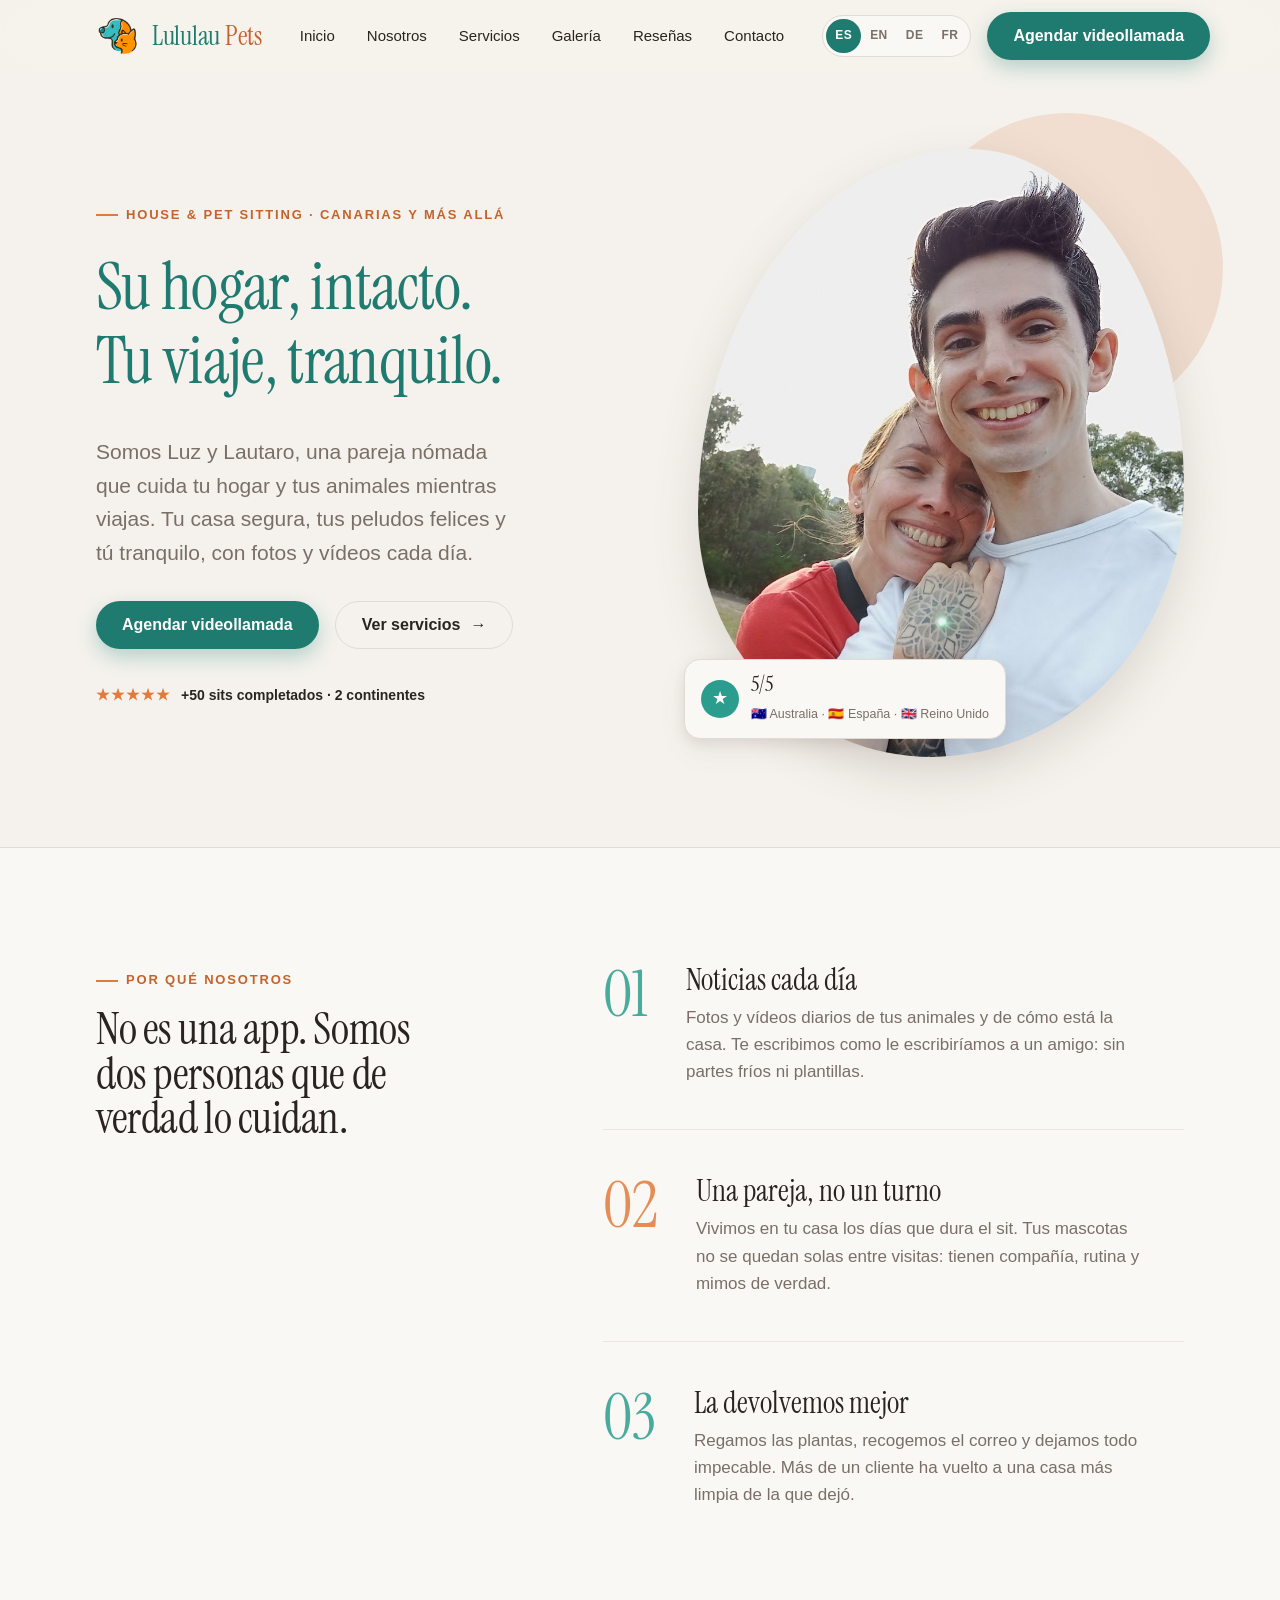
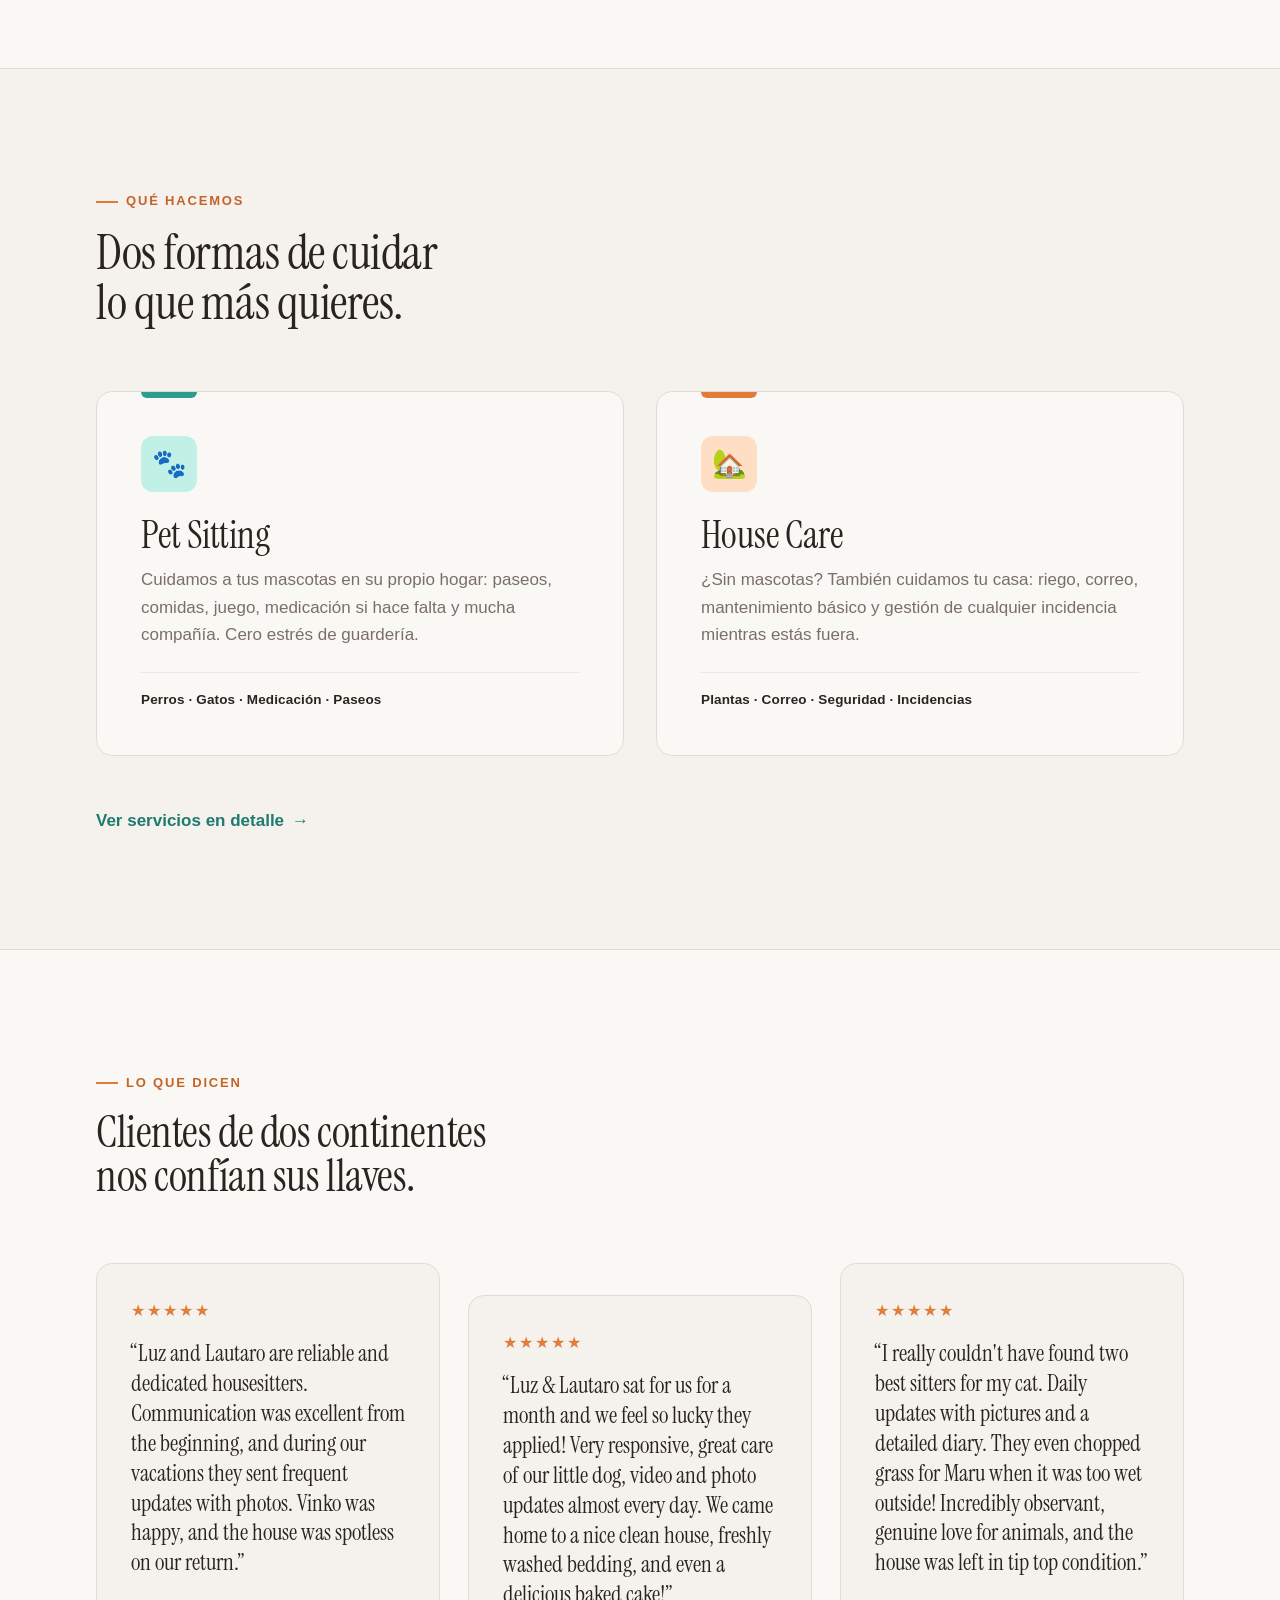
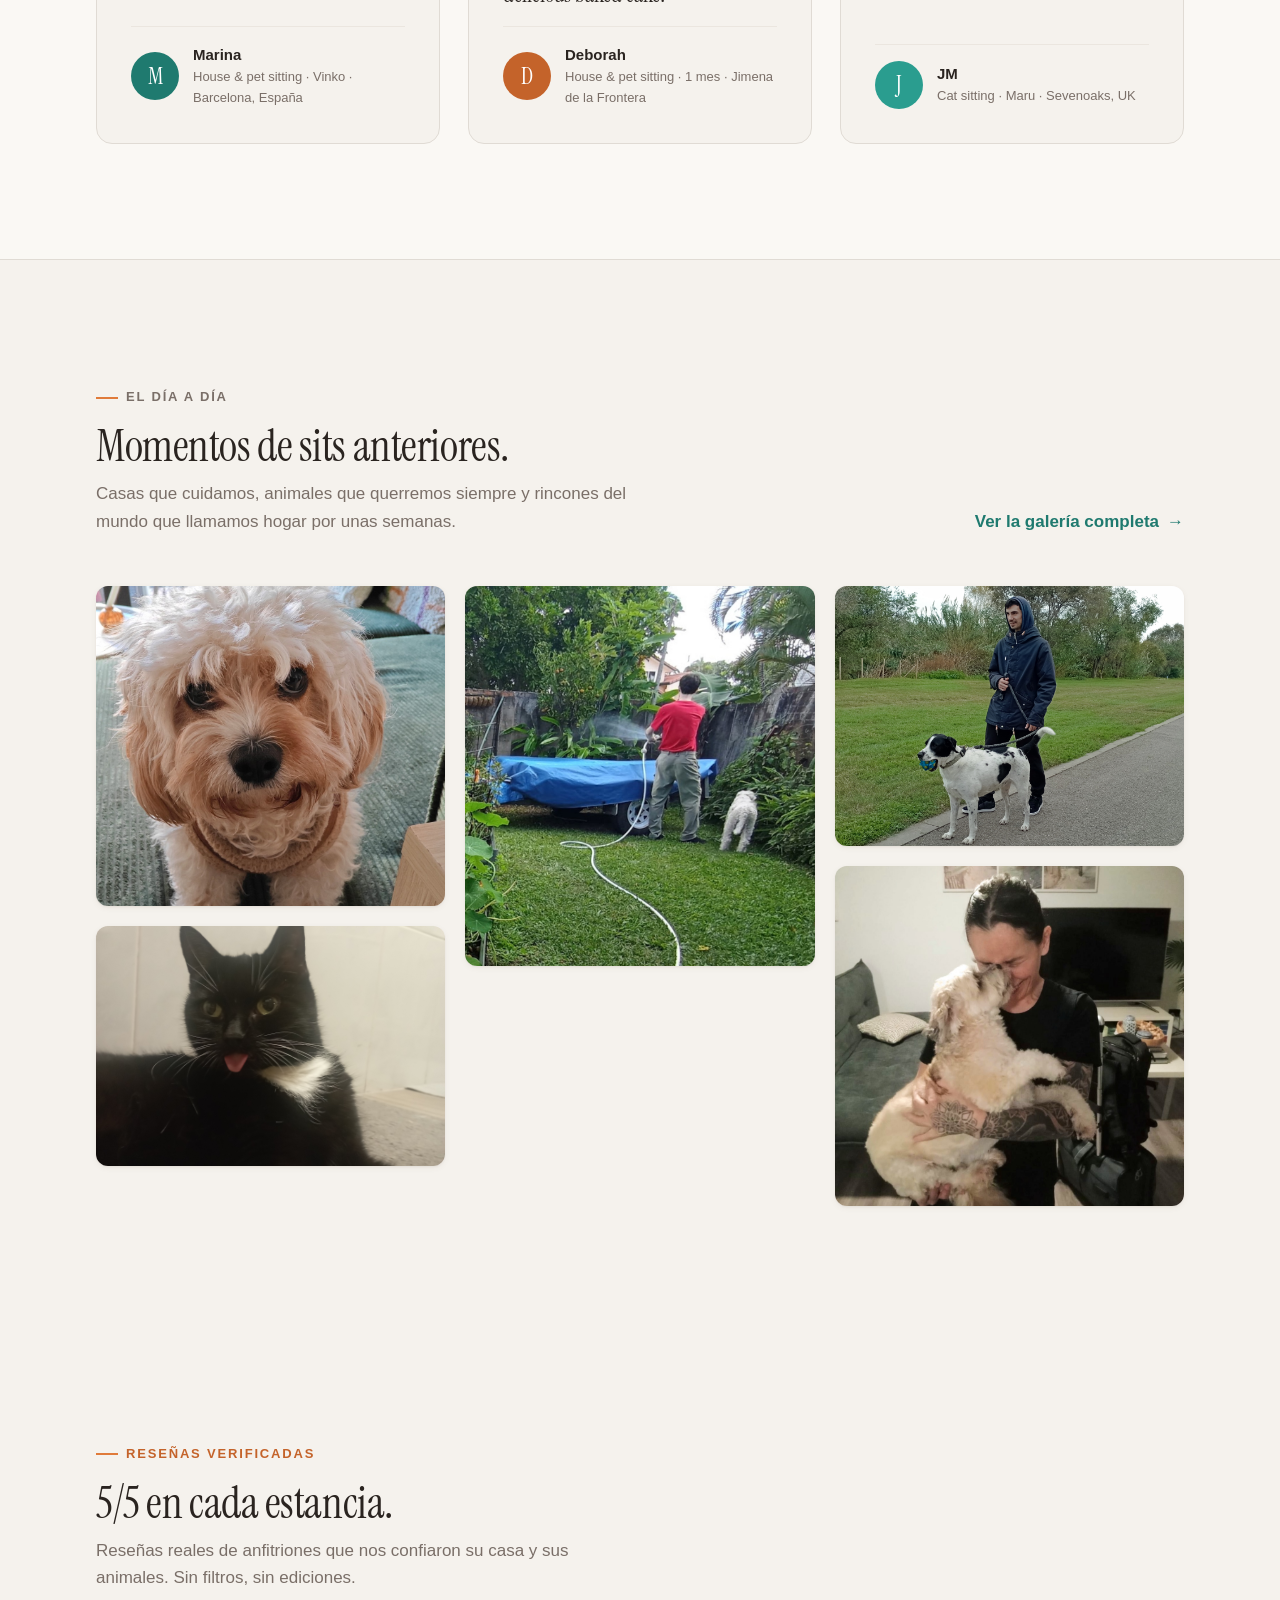
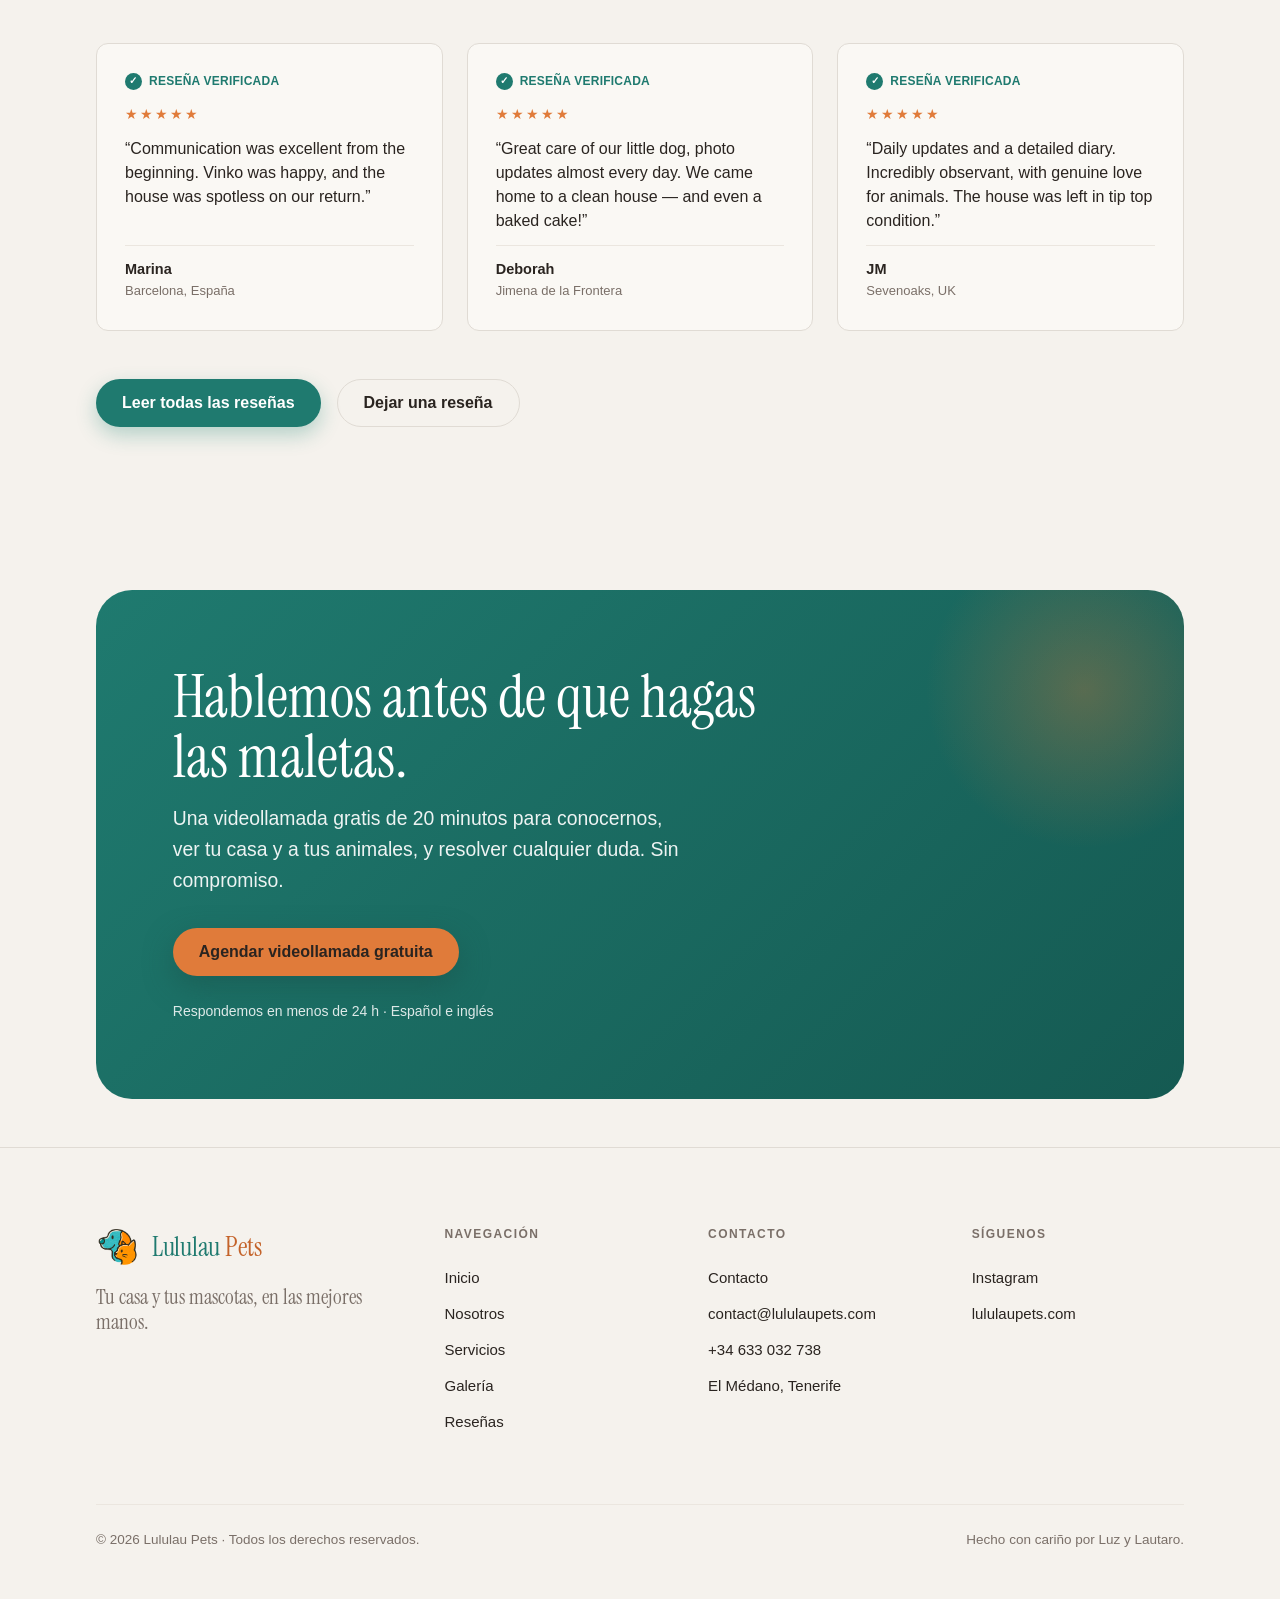
<file: index.html>
<!DOCTYPE html>
<html lang="es">
<head>
<meta charset="UTF-8" />
<meta name="viewport" content="width=device-width, initial-scale=1.0" />
<title>Lululau Pets — House & pet sitting con alma</title>
<meta name="description" content="Luz y Lautaro cuidan tu casa y tus mascotas como si fueran nuestras. House & pet sitting de confianza, con base en Canarias." />
<link rel="icon" type="image/svg+xml" href="assets/favicon.svg" />

<!-- Open Graph -->
<meta property="og:title" content="Lululau Pets — House & pet sitting con alma" />
<meta property="og:description" content="Tu casa y tus mascotas, en las mejores manos." />
<meta property="og:type" content="website" />
<meta property="og:image" content="assets/logo.png" />

<!-- Fonts: Instrument Serif (display) + Satoshi (body) -->
<link rel="preconnect" href="https://fonts.googleapis.com" />
<link rel="preconnect" href="https://fonts.gstatic.com" crossorigin />
<link href="https://fonts.googleapis.com/css2?family=Instrument+Serif:ital@0;1&display=swap" rel="stylesheet" />
<link href="https://api.fontshare.com/v2/css?f[]=satoshi@400,500,700,900&display=swap" rel="stylesheet" />

<link rel="stylesheet" href="assets/base.css" />

<style>

/* ============================================================
   HERO
   ============================================================ */
.hero { position: relative; overflow: hidden; }
.hero .wrap { padding-top: clamp(40px, 6vw, 76px); padding-bottom: clamp(48px, 7vw, 96px); }
.hero-grid {
  display: grid;
  grid-template-columns: 1.05fr 0.95fr;
  gap: clamp(32px, 5vw, 72px);
  align-items: center;
}
.hero-eyebrow { margin-bottom: var(--space-6); }
.hero h1 {
  font-size: clamp(38px, 5.2vw, 66px);
  line-height: 1.12;
  margin-bottom: var(--space-8);
  padding-bottom: 0.08em;
}
.hero h1 em {
  font-style: normal;
  color: var(--color-primary-deep);
}
.hero h1 i { font-style: italic; color: var(--color-accent-deep); }
.hero-lead {
  font-size: clamp(17px, 1.1rem + 0.3vw, 21px);
  color: var(--color-text-muted);
  max-width: 36ch;
  margin-bottom: var(--space-8);
}
.hero-actions { display: flex; flex-wrap: wrap; gap: var(--space-4); margin-bottom: var(--space-8); }
.hero-badge {
  display: inline-flex; align-items: center; gap: 10px;
  font-size: 14px; font-weight: 600; color: var(--color-text);
}
.hero-badge .stars { color: var(--color-accent); letter-spacing: 2px; font-size: 15px; }
.hero-badge .dot { width: 5px; height: 5px; border-radius: 50%; background: var(--color-border); }

/* hero media — organic rounded photo */
.hero-media { position: relative; }
.hero-photo {
  width: 100%;
  height: auto;
  aspect-ratio: 4 / 5;
  border-radius: 56% 44% 52% 48% / 60% 56% 44% 40%;
  box-shadow: var(--shadow-lg);
  overflow: hidden;
}
.hero-photo img { width: 100%; height: 100%; object-fit: cover; display: block; }
.hero-deco {
  position: absolute; z-index: -1;
  width: 64%; aspect-ratio: 1;
  border-radius: 50%;
  background: radial-gradient(circle at 35% 30%, var(--color-accent) 0%, var(--color-accent-deep) 100%);
  opacity: 0.16;
  top: -6%; right: -8%;
}
.hero-chip {
  position: absolute; bottom: 18px; left: -14px;
  background: var(--color-surface);
  border: 1px solid var(--color-border);
  border-radius: var(--r-xl);
  padding: 12px 16px;
  box-shadow: var(--shadow-md);
  display: flex; align-items: center; gap: 12px;
}
.hero-chip .avatar {
  width: 38px; height: 38px; border-radius: 50%;
  background: var(--color-primary); flex-shrink: 0;
  display: grid; place-items: center; color: #fff; font-size: 18px;
}
.hero-chip b { font-family: var(--font-display); font-size: 22px; font-weight: 400; line-height: 1; }
.hero-chip small { color: var(--color-text-muted); font-size: 12.5px; }

/* Static photo placeholders (editorial — awaiting real photos) */
.ph { position: relative; overflow: hidden; background: linear-gradient(140deg, oklch(0.90 0.035 185), oklch(0.85 0.05 90)); }
.ph.ph--teal   { background: linear-gradient(140deg, oklch(0.91 0.03 190), oklch(0.82 0.065 200)); }
.ph.ph--orange { background: linear-gradient(140deg, oklch(0.92 0.035 78), oklch(0.83 0.075 58)); }
.ph.ph--sand   { background: linear-gradient(140deg, oklch(0.94 0.018 92), oklch(0.86 0.04 72)); }
.ph::before {
  content: ""; position: absolute; inset: 0;
  background-image: repeating-linear-gradient(135deg, oklch(1 0 0 / 0.06) 0 2px, transparent 2px 10px);
}
.ph-cap {
  position: absolute; left: 12px; bottom: 12px; z-index: 1;
  font-family: ui-monospace, "SFMono-Regular", Menlo, monospace;
  font-size: 11px; letter-spacing: 0.05em; text-transform: uppercase;
  color: oklch(0.34 0.03 60);
  background: oklch(0.98 0.008 80 / 0.85);
  padding: 5px 9px; border-radius: 5px;
  -webkit-backdrop-filter: blur(3px); backdrop-filter: blur(3px);
}

/* ============================================================
   WHY — editorial numbered list
   ============================================================ */
.why { background: var(--color-surface); border-block: 1px solid var(--color-border); }
.why-grid { display: grid; grid-template-columns: 0.85fr 1.15fr; gap: clamp(40px, 6vw, 88px); align-items: start; }
.why-head { position: sticky; top: 100px; }
.why-head h2 { font-size: clamp(32px, 3.4vw, 48px); margin-top: var(--space-4); }
.why-list { display: flex; flex-direction: column; }
.why-item {
  display: grid; grid-template-columns: auto 1fr; gap: clamp(20px, 3vw, 40px);
  padding-block: clamp(28px, 4vw, 44px);
  border-top: 1px solid var(--color-divider);
}
.why-item:first-child { border-top: none; padding-top: 0; }
.why-num {
  font-family: var(--font-display); font-size: clamp(40px, 5vw, 64px);
  line-height: 1; color: var(--color-primary); opacity: 0.85;
}
.why-item:nth-child(2) .why-num { color: var(--color-accent); }
.why-body h3 { font-family: var(--font-display); font-weight: 400; font-size: clamp(23px, 2.4vw, 30px); margin-bottom: var(--space-2); line-height: 1.1; }
.why-body p { color: var(--color-text-muted); max-width: 48ch; }

/* ============================================================
   SERVICES
   ============================================================ */
.svc-head { max-width: 620px; margin-bottom: clamp(40px, 5vw, 64px); }
.svc-head h2 { font-size: clamp(32px, 3.8vw, 52px); margin-top: var(--space-4); }
.svc-grid { display: grid; grid-template-columns: 1fr 1fr; gap: clamp(20px, 2.5vw, 32px); }
.svc-card {
  position: relative; overflow: hidden;
  background: var(--color-surface);
  border: 1px solid var(--color-border);
  border-radius: var(--r-xl);
  padding: clamp(28px, 3.5vw, 44px);
  transition: transform var(--t), box-shadow var(--t), border-color var(--t);
}
.svc-card:hover { transform: translateY(-4px); box-shadow: var(--shadow-md); border-color: transparent; }
.svc-card .tab {
  position: absolute; top: 0; left: clamp(28px, 3.5vw, 44px);
  width: 56px; height: 6px; border-radius: 0 0 6px 6px;
}
.svc-card.pet .tab { background: var(--color-primary); }
.svc-card.house .tab { background: var(--color-accent); }
.svc-icon {
  width: 56px; height: 56px; border-radius: var(--r-lg);
  display: grid; place-items: center; font-size: 28px; margin-bottom: var(--space-6);
}
.svc-card.pet .svc-icon { background: oklch(0.92 0.05 180); }
.svc-card.house .svc-icon { background: oklch(0.92 0.05 60); }
.svc-card h3 { font-family: var(--font-display); font-weight: 400; font-size: clamp(28px, 3vw, 38px); margin-bottom: var(--space-3); line-height: 1; }
.svc-card p { color: var(--color-text-muted); margin-bottom: var(--space-6); }
.svc-tag { font-size: 13.5px; font-weight: 600; color: var(--color-text); letter-spacing: 0.01em; padding-top: var(--space-4); border-top: 1px solid var(--color-divider); }
.svc-more { margin-top: clamp(36px, 4vw, 52px); }
.link-arrow { display: inline-flex; align-items: center; gap: 8px; font-weight: 700; color: var(--color-primary-deep); }
.link-arrow .arrow { transition: transform var(--t); }
.link-arrow:hover .arrow { transform: translateX(4px); }

/* ============================================================
   TESTIMONIALS
   ============================================================ */
.tst { background: var(--color-surface); border-block: 1px solid var(--color-border); }
.tst-head { max-width: 640px; margin-bottom: clamp(40px, 5vw, 64px); }
.tst-head h2 { font-size: clamp(30px, 3.4vw, 46px); margin-top: var(--space-4); }
.tst-grid { display: grid; grid-template-columns: repeat(3, 1fr); gap: clamp(20px, 2.5vw, 28px); }
.tst-card {
  background: var(--color-bg);
  border: 1px solid var(--color-border);
  border-radius: var(--r-xl);
  padding: clamp(24px, 3vw, 34px);
  display: flex; flex-direction: column; gap: var(--space-4);
}
.tst-card:nth-child(2) { margin-top: clamp(0px, 3vw, 32px); }
.tst-stars { color: var(--color-accent); letter-spacing: 2px; font-size: 16px; }
.tst-quote { font-family: var(--font-display); font-weight: 400; font-size: clamp(19px, 1.9vw, 23px); line-height: 1.3; color: var(--color-text); }
.tst-foot { display: flex; align-items: center; gap: 14px; margin-top: auto; padding-top: var(--space-4); border-top: 1px solid var(--color-divider); }
.tst-avatar {
  width: 48px; height: 48px; border-radius: 50%; flex-shrink: 0;
  display: grid; place-items: center; color: #fff;
  font-family: var(--font-display); font-size: 23px; line-height: 1;
}
.tst-avatar.a1 { background: var(--color-primary-deep); }
.tst-avatar.a2 { background: var(--color-accent-deep); }
.tst-avatar.a3 { background: var(--color-primary); }
.tst-name { font-weight: 700; font-size: 15px; }
.tst-meta { font-size: 13px; color: var(--color-text-muted); }

/* ============================================================
   HOST REVIEWS — verified reviews preview
   ============================================================ */
.hr { }
.hr-head { max-width: 660px; margin-bottom: clamp(32px, 4vw, 52px); }
.hr-head h2 { font-size: clamp(30px, 3.4vw, 46px); margin-top: var(--space-4); }
.hr-intro { color: var(--color-text-muted); margin-top: var(--space-3); max-width: 56ch; }
.hr-grid { display: grid; grid-template-columns: repeat(3, 1fr); gap: clamp(16px, 2vw, 24px); margin-bottom: clamp(32px, 4vw, 48px); }
.hr-card {
  background: var(--color-surface);
  border: 1px solid var(--color-border);
  border-radius: var(--r-lg);
  padding: clamp(20px, 2.4vw, 28px);
  display: flex; flex-direction: column; gap: var(--space-3);
}
.hr-verified { display: inline-flex; align-items: center; gap: 7px; font-size: 12px; font-weight: 700; letter-spacing: 0.02em; color: var(--color-primary-deep); text-transform: uppercase; }
.hr-verified .check { width: 17px; height: 17px; border-radius: 50%; background: var(--color-primary-deep); color: #fff; display: grid; place-items: center; font-size: 10px; line-height: 1; }
.hr-stars { color: var(--color-accent); letter-spacing: 2px; font-size: 14px; }
.hr-quote { font-size: 16px; line-height: 1.5; color: var(--color-text); }
.hr-meta { margin-top: auto; padding-top: var(--space-3); border-top: 1px solid var(--color-divider); font-size: 13px; color: var(--color-text-muted); }
.hr-meta b { display: block; color: var(--color-text); font-weight: 700; font-size: 14.5px; }
.hr-actions { display: flex; flex-wrap: wrap; gap: var(--space-4); align-items: center; }

/* ============================================================
   GALLERY
   ============================================================ */
.gal-head { display: flex; flex-wrap: wrap; align-items: flex-end; justify-content: space-between; gap: var(--space-6); margin-bottom: clamp(32px, 4vw, 52px); }
.gal-head .txt { max-width: 560px; }
.gal-head h2 { font-size: clamp(30px, 3.4vw, 46px); margin-top: var(--space-4); }
.gal-head p { color: var(--color-text-muted); margin-top: var(--space-3); }
.masonry { columns: 3 240px; column-gap: clamp(14px, 1.6vw, 20px); }
.masonry > * { break-inside: avoid; margin-bottom: clamp(14px, 1.6vw, 20px); border-radius: var(--r-lg); overflow: hidden; box-shadow: var(--shadow-sm); }
.masonry img { width: 100%; object-fit: cover; display: block; }
.gal-1 { height: 320px; } .gal-2 { height: 240px; } .gal-3 { height: 380px; }
.gal-4 { height: 260px; } .gal-5 { height: 340px; }

/* ============================================================
   FINAL CTA
   ============================================================ */
.final { padding-block: clamp(20px, 4vw, 48px); }
.final-panel {
  position: relative; overflow: hidden;
  background: linear-gradient(135deg, var(--color-primary-deep) 0%, var(--color-primary-active) 100%);
  border-radius: clamp(20px, 3vw, 36px);
  padding: clamp(40px, 6vw, 84px);
  color: #fff;
  text-align: left;
}
.final-panel::before {
  content: ""; position: absolute; right: -60px; top: -60px;
  width: 320px; height: 320px; border-radius: 50%;
  background: radial-gradient(circle, var(--color-accent) 0%, transparent 70%); opacity: 0.32;
}
.final-panel .inner { position: relative; max-width: 620px; }
.final-panel h2 { font-family: var(--font-display); font-weight: 400; font-size: clamp(32px, 4.6vw, 60px); line-height: 1.02; margin-bottom: var(--space-4); }
.final-panel p { font-size: clamp(16px, 1.05rem + 0.2vw, 20px); opacity: 0.92; margin-bottom: var(--space-8); max-width: 48ch; }
.final-panel .btn-accent { box-shadow: 0 10px 28px oklch(0.4 0.06 180 / 0.5); }
.final-note { display: block; margin-top: var(--space-6); font-size: 14px; opacity: 0.85; }

/* ============================================================
   RESPONSIVE — page sections
   ============================================================ */
@media (max-width: 980px) {
  .hero-grid { grid-template-columns: 1fr; gap: var(--space-12); }
  .hero-media { max-width: 460px; margin-inline: auto; order: -1; }
  .why-grid { grid-template-columns: 1fr; gap: var(--space-10); }
  .why-head { position: static; }
  .svc-grid { grid-template-columns: 1fr; }
  .tst-grid { grid-template-columns: 1fr; }
  .tst-card:nth-child(2) { margin-top: 0; }
  .hr-grid { grid-template-columns: 1fr; }
}
@media (max-width: 540px) {
  .hero h1 { font-size: clamp(38px, 11vw, 52px); }
  .hero-actions .btn { flex: 1 1 auto; }
  .masonry { columns: 2 140px; }
}

</style>
</head>
<body>
<a class="skip" href="#main" data-i18n="nav.skip">Saltar al contenido</a>

<!-- ============ NAV ============ -->
<header class="nav" id="nav">
  <div class="wrap">
    <div class="nav-inner">
      <a class="brand" href="/" aria-label="Lululau Pets">
        <img src="assets/logo.png" alt="Lululau Pets — perro y gato ilustrados" />
        <span class="brand-name"><b>Lululau</b> <span>Pets</span></span>
      </a>

      <nav class="nav-links" aria-label="Principal">
        <a href="/" data-i18n="nav.home">Inicio</a>
        <a href="/nosotros" data-i18n="nav.about">Nosotros</a>
        <a href="/servicios" data-i18n="nav.services">Servicios</a>
        <a href="/galeria" data-i18n="nav.gallery">Galería</a>
        <a href="/reviews" data-i18n="nav.reviews">Reseñas</a>
        <a href="/contacto" data-i18n="nav.contact">Contacto</a>
      </nav>

      <div class="nav-right">
        <div class="langs" role="group" aria-label="Language">
          <button type="button" data-lang="es" aria-pressed="true">ES</button>
          <button type="button" data-lang="en" aria-pressed="false">EN</button>
          <button type="button" data-lang="de" aria-pressed="false">DE</button>
          <button type="button" data-lang="fr" aria-pressed="false">FR</button>
        </div>
        <a class="btn btn-primary nav-cta" href="/contacto" data-i18n="nav.cta">Agendar videollamada</a>
        <button class="hamburger" id="hamburger" aria-label="Menú" aria-expanded="false" aria-controls="mobileMenu">
          <span></span><span></span><span></span>
        </button>
      </div>
    </div>

    <div class="mobile-menu" id="mobileMenu">
      <div class="mobile-menu-inner">
        <a href="/" data-i18n="nav.home">Inicio</a>
        <a href="/nosotros" data-i18n="nav.about">Nosotros</a>
        <a href="/servicios" data-i18n="nav.services">Servicios</a>
        <a href="/galeria" data-i18n="nav.gallery">Galería</a>
        <a href="/reviews" data-i18n="nav.reviews">Reseñas</a>
        <a href="/contacto" data-i18n="nav.contact">Contacto</a>
        <a class="btn btn-primary" href="/contacto" data-i18n="nav.cta">Agendar videollamada</a>
      </div>
    </div>
  </div>
</header>

<main id="main">

  <!-- ============ HERO ============ -->
  <section class="hero">
    <div class="wrap">
      <div class="hero-grid">
        <div class="hero-text">
          <p class="kicker hero-eyebrow" data-i18n="hero.eyebrow">House &amp; pet sitting · Canarias y más allá</p>
          <h1 class="display"><em data-i18n="hero.title">Su hogar, intacto. Tu viaje, tranquilo.</em></h1>
          <p class="hero-lead" data-i18n="hero.subtitle">Somos Luz y Lautaro, una pareja nómada que cuida tu hogar y tus animales mientras viajas.</p>
          <div class="hero-actions">
            <a class="btn btn-primary" href="/contacto" data-i18n="hero.cta1">Agendar videollamada</a>
            <a class="btn btn-ghost" href="/servicios"><span data-i18n="hero.cta2">Ver servicios</span> <span class="arrow" aria-hidden="true">→</span></a>
          </div>
          <p class="hero-badge">
            <span class="stars" aria-hidden="true">★★★★★</span>
            <span data-i18n="hero.badge">+50 sits completados · 2 continentes</span>
          </p>
        </div>

        <div class="hero-media">
          <span class="hero-deco" aria-hidden="true"></span>
          <div class="hero-photo">
            <img src="assets/photos/hero-couple.jpg" data-i18n-attr="alt:hero.photo" alt="Luz y Lautaro con un perro" width="800" height="1000" loading="eager" decoding="async" />
          </div>
          <div class="hero-chip">
            <span class="avatar" aria-hidden="true">★</span>
            <span>
              <b>5/5</b><br />
              <small data-i18n="hero.countries">🇦🇺 Australia · 🇪🇸 España · 🇬🇧 Reino Unido</small>
            </span>
          </div>
        </div>
      </div>
    </div>
  </section>

  <!-- ============ WHY US ============ -->
  <section class="why section" id="why">
    <div class="wrap">
      <div class="why-grid">
        <div class="why-head reveal">
          <p class="kicker" data-i18n="why.kicker">Por qué nosotros</p>
          <h2 class="display" data-i18n="why.title">No es una app. Somos dos personas que de verdad lo cuidan.</h2>
        </div>
        <div class="why-list">
          <article class="why-item reveal">
            <div class="why-num" data-i18n="why.1.n">01</div>
            <div class="why-body">
              <h3 data-i18n="why.1.t">Noticias cada día</h3>
              <p data-i18n="why.1.d">Fotos y vídeos diarios de tus animales y de cómo está la casa.</p>
            </div>
          </article>
          <article class="why-item reveal">
            <div class="why-num" data-i18n="why.2.n">02</div>
            <div class="why-body">
              <h3 data-i18n="why.2.t">Una pareja, no un turno</h3>
              <p data-i18n="why.2.d">Vivimos en tu casa los días que dura el sit.</p>
            </div>
          </article>
          <article class="why-item reveal">
            <div class="why-num" data-i18n="why.3.n">03</div>
            <div class="why-body">
              <h3 data-i18n="why.3.t">La devolvemos mejor</h3>
              <p data-i18n="why.3.d">Regamos las plantas, recogemos el correo y dejamos todo impecable.</p>
            </div>
          </article>
        </div>
      </div>
    </div>
  </section>

  <!-- ============ SERVICES ============ -->
  <section class="svc section" id="services">
    <div class="wrap">
      <div class="svc-head reveal">
        <p class="kicker" data-i18n="svc.kicker">Qué hacemos</p>
        <h2 class="display" data-i18n="svc.title">Dos formas de cuidar lo que más quieres.</h2>
      </div>
      <div class="svc-grid">
        <article class="svc-card pet reveal">
          <span class="tab" aria-hidden="true"></span>
          <div class="svc-icon" aria-hidden="true">🐾</div>
          <h3 data-i18n="svc.pet.t">Pet Sitting</h3>
          <p data-i18n="svc.pet.d">Cuidamos a tus mascotas en su propio hogar.</p>
          <div class="svc-tag" data-i18n="svc.pet.tag">Perros · Gatos · Medicación · Paseos</div>
        </article>
        <article class="svc-card house reveal">
          <span class="tab" aria-hidden="true"></span>
          <div class="svc-icon" aria-hidden="true">🏡</div>
          <h3 data-i18n="svc.house.t">House Care</h3>
          <p data-i18n="svc.house.d">¿Sin mascotas? También cuidamos tu casa.</p>
          <div class="svc-tag" data-i18n="svc.house.tag">Plantas · Correo · Seguridad · Incidencias</div>
        </article>
      </div>
      <div class="svc-more reveal">
        <a class="link-arrow" href="/servicios"><span data-i18n="svc.more">Ver servicios en detalle</span> <span class="arrow" aria-hidden="true">→</span></a>
      </div>
    </div>
  </section>

  <!-- ============ TESTIMONIALS ============ -->
  <section class="tst section" id="testimonials">
    <div class="wrap">
      <div class="tst-head reveal">
        <p class="kicker" data-i18n="tst.kicker">Lo que dicen</p>
        <h2 class="display" data-i18n="tst.title">Clientes de tres continentes nos confían sus llaves.</h2>
      </div>
      <div class="tst-grid">
        <article class="tst-card reveal">
          <div class="tst-stars" aria-label="5/5">★★★★★</div>
          <p class="tst-quote" data-testimonial="1"></p>
          <div class="tst-foot">
            <span class="tst-avatar a1" aria-hidden="true">M</span>
            <div>
              <div class="tst-name">Marina</div>
              <div class="tst-meta">House &amp; pet sitting · Vinko · Barcelona, España</div>
            </div>
          </div>
        </article>
        <article class="tst-card reveal">
          <div class="tst-stars" aria-label="5/5">★★★★★</div>
          <p class="tst-quote" data-testimonial="2"></p>
          <div class="tst-foot">
            <span class="tst-avatar a2" aria-hidden="true">D</span>
            <div>
              <div class="tst-name">Deborah</div>
              <div class="tst-meta">House &amp; pet sitting · 1 mes · Jimena de la Frontera</div>
            </div>
          </div>
        </article>
        <article class="tst-card reveal">
          <div class="tst-stars" aria-label="5/5">★★★★★</div>
          <p class="tst-quote" data-testimonial="3"></p>
          <div class="tst-foot">
            <span class="tst-avatar a3" aria-hidden="true">J</span>
            <div>
              <div class="tst-name">JM</div>
              <div class="tst-meta">Cat sitting · Maru · Sevenoaks, UK</div>
            </div>
          </div>
        </article>
      </div>
    </div>
  </section>

  <!-- ============ GALLERY ============ -->
  <section class="gal section" id="gallery">
    <div class="wrap">
      <div class="gal-head reveal">
        <div class="txt">
          <p class="kicker" data-i18n="gal.kicker">El día a día</p>
          <h2 class="display" data-i18n="gal.title">Momentos de sits anteriores.</h2>
          <p data-i18n="gal.lead">Casas que cuidamos, animales que querremos siempre.</p>
        </div>
        <a class="link-arrow" href="/galeria"><span data-i18n="gal.cta">Ver la galería completa</span> <span class="arrow" aria-hidden="true">→</span></a>
      </div>
      <div class="masonry reveal">
        <img class="gal-1" src="assets/photos/dog-sofa.jpg" data-i18n-attr="alt:gal.s1" alt="Perro en el sofá" loading="lazy" decoding="async" />
        <img class="gal-2" src="assets/photos/cat-window.jpg" data-i18n-attr="alt:gal.s2" alt="Gato junto a la ventana" loading="lazy" decoding="async" />
        <img class="gal-3" src="assets/photos/garden-care.jpg" data-i18n-attr="alt:gal.s3" alt="Casa al cuidado" loading="lazy" decoding="async" />
        <img class="gal-4" src="assets/photos/morning-walk.jpg" data-i18n-attr="alt:gal.s4" alt="Paseo de mañana" loading="lazy" decoding="async" />
        <img class="gal-5" src="assets/photos/cuddle.jpg" data-i18n-attr="alt:gal.s5" alt="Momento de mimos" loading="lazy" decoding="async" />
      </div>
    </div>
  </section>

  <!-- ============ HOST REVIEWS ============ -->
  <section class="hr section" id="host-reviews">
    <div class="wrap">
      <div class="hr-head reveal">
        <p class="kicker" data-i18n="hr.kicker">Reseñas verificadas</p>
        <h2 class="display" data-i18n="hr.title">5/5 en cada estancia que hemos cuidado.</h2>
        <p class="hr-intro" data-i18n="hr.intro">Reseñas reales de anfitriones que nos confiaron su casa y sus animales.</p>
      </div>
      <div class="hr-grid">
        <article class="hr-card reveal">
          <span class="hr-verified"><span class="check" aria-hidden="true">✓</span><span data-i18n="hr.verified">Reseña verificada</span></span>
          <div class="hr-stars" aria-label="5/5">★★★★★</div>
          <p class="hr-quote">“Communication was excellent from the beginning. Vinko was happy, and the house was spotless on our return.”</p>
          <p class="hr-meta"><b>Marina</b><span>Barcelona, España</span></p>
        </article>
        <article class="hr-card reveal">
          <span class="hr-verified"><span class="check" aria-hidden="true">✓</span><span data-i18n="hr.verified">Reseña verificada</span></span>
          <div class="hr-stars" aria-label="5/5">★★★★★</div>
          <p class="hr-quote">“Great care of our little dog, photo updates almost every day. We came home to a clean house — and even a baked cake!”</p>
          <p class="hr-meta"><b>Deborah</b><span>Jimena de la Frontera</span></p>
        </article>
        <article class="hr-card reveal">
          <span class="hr-verified"><span class="check" aria-hidden="true">✓</span><span data-i18n="hr.verified">Reseña verificada</span></span>
          <div class="hr-stars" aria-label="5/5">★★★★★</div>
          <p class="hr-quote">“Daily updates and a detailed diary. Incredibly observant, with genuine love for animals. The house was left in tip top condition.”</p>
          <p class="hr-meta"><b>JM</b><span>Sevenoaks, UK</span></p>
        </article>
      </div>
      <div class="hr-actions reveal">
        <a class="btn btn-primary" href="/reviews" data-i18n="hr.readall">Leer todas las reseñas</a>
        <a class="btn btn-ghost" href="/contacto" data-i18n="hr.leave">Dejar una reseña</a>
      </div>
    </div>
  </section>

  <!-- ============ FINAL CTA ============ -->
  <section class="final" id="contact-cta">
    <div class="wrap">
      <div class="final-panel reveal">
        <div class="inner">
          <h2 data-i18n="cta.title">Hablemos antes de que hagas las maletas.</h2>
          <p data-i18n="cta.lead">Una videollamada gratis de 20 minutos para conocernos.</p>
          <a class="btn btn-accent" href="/contacto" data-i18n="cta.btn">Agendar videollamada gratuita</a>
          <span class="final-note" data-i18n="cta.note">Respondemos en menos de 24 h · Español e inglés</span>
        </div>
      </div>
    </div>
  </section>
</main>

<!-- ============ FOOTER ============ -->
<footer class="footer">
  <div class="wrap">
    <div class="foot-grid">
      <div class="foot-brand">
        <a class="brand" href="/">
          <img src="assets/logo.png" alt="Lululau Pets" width="44" height="44" />
          <span class="brand-name"><b>Lululau</b> <span>Pets</span></span>
        </a>
        <p data-i18n="foot.tagline">Tu casa y tus mascotas, en las mejores manos.</p>
      </div>
      <div class="foot-col">
        <h4 data-i18n="foot.nav">Navegación</h4>
        <a href="/" data-i18n="nav.home">Inicio</a>
        <a href="/nosotros" data-i18n="nav.about">Nosotros</a>
        <a href="/servicios" data-i18n="nav.services">Servicios</a>
        <a href="/galeria" data-i18n="nav.gallery">Galería</a>
        <a href="/reviews" data-i18n="nav.reviews">Reseñas</a>
      </div>
      <div class="foot-col">
        <h4 data-i18n="foot.contact">Contacto</h4>
        <a href="/contacto" data-i18n="nav.contact">Contacto</a>
        <a href="mailto:contact@lululaupets.com" data-i18n="foot.email">contact@lululaupets.com</a>
        <a href="https://wa.me/34633032738" target="_blank" rel="noopener">+34 633 032 738</a>
        <a href="https://maps.google.com/?q=El+Médano,+Tenerife,+Canarias" target="_blank" rel="noopener" data-i18n="foot.location">El Médano, Tenerife</a>
      </div>
      <div class="foot-col">
        <h4 data-i18n="foot.follow">Síguenos</h4>
        <a href="https://www.instagram.com/lululau.pets" target="_blank" rel="noopener">Instagram</a>
        <a href="https://www.lululaupets.com" target="_blank" rel="noopener">lululaupets.com</a>
      </div>
    </div>
    <div class="foot-bottom">
      <span>© <span id="year">2026</span> Lululau Pets · <span data-i18n="foot.rights">Todos los derechos reservados.</span></span>
      <span data-i18n="foot.made">Hecho con cariño por Luz y Lautaro.</span>
    </div>
  </div>
</footer>

<script src="assets/i18n.js"></script>
<script src="assets/app.js"></script>
</body>
</html>
</file>
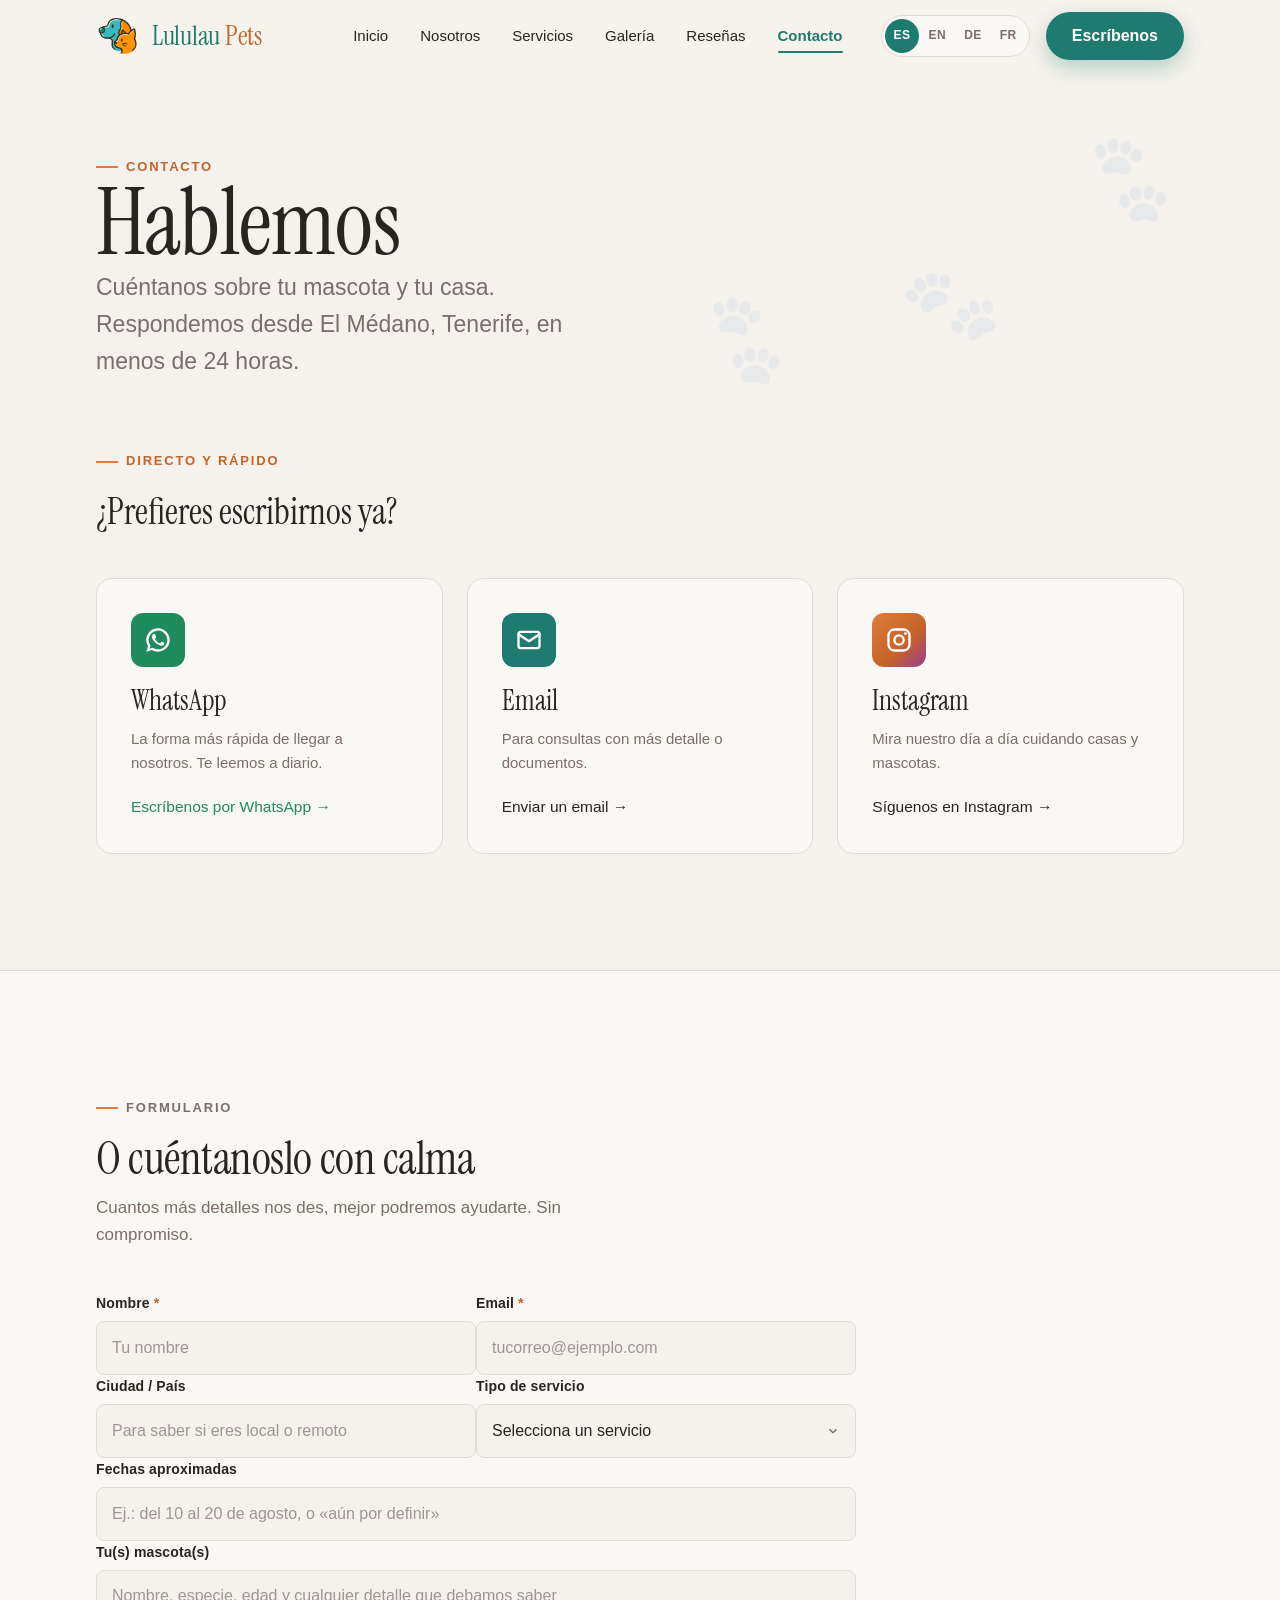
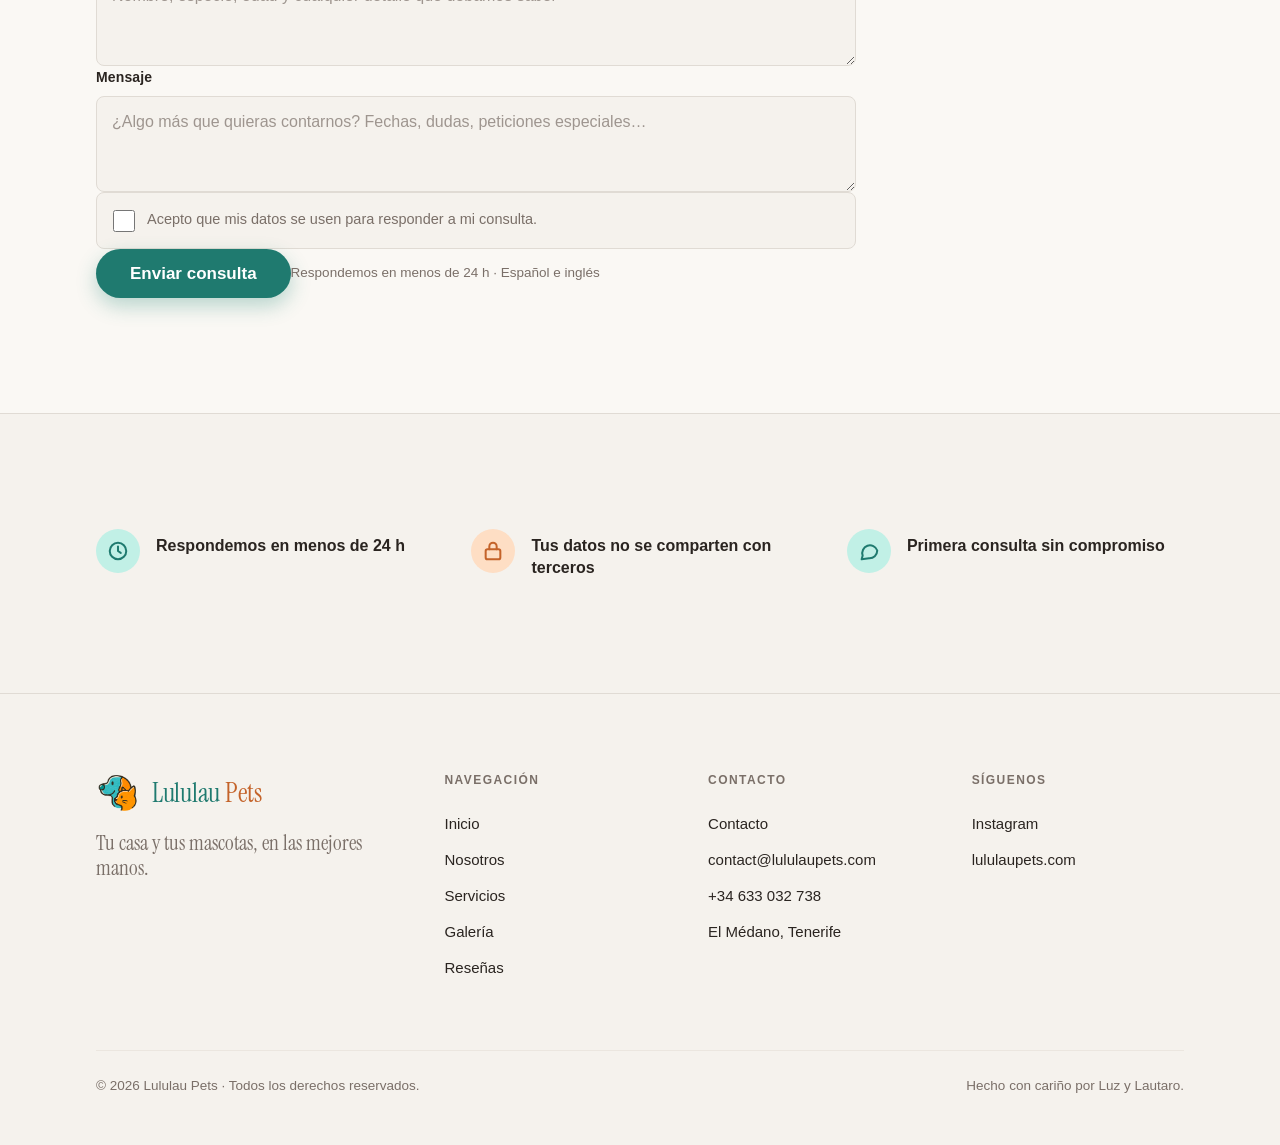
<file: contacto.html>
<!DOCTYPE html>
<html lang="es" data-title-key="ct.meta.title" data-desc-key="ct.meta.desc">
<head>
<meta charset="UTF-8" />
<meta name="viewport" content="width=device-width, initial-scale=1.0" />
<title>Contacto — Lululau Pets | House & Pet Sitting en Canarias</title>
<meta name="description" content="Contacta a Lululau Pets para pet sitting y house care en Canarias. WhatsApp, email o formulario. Respondemos en menos de 24h." />
<link rel="icon" type="image/svg+xml" href="assets/favicon.svg" />

<meta property="og:title" content="Contacto — Lululau Pets" />
<meta property="og:description" content="Hablemos. Te respondemos en menos de 24 horas." />
<meta property="og:type" content="website" />
<meta property="og:image" content="assets/logo.png" />

<link rel="preconnect" href="https://fonts.googleapis.com" />
<link rel="preconnect" href="https://fonts.gstatic.com" crossorigin />
<link href="https://fonts.googleapis.com/css2?family=Instrument+Serif:ital@0;1&display=swap" rel="stylesheet" />
<link href="https://api.fontshare.com/v2/css?f[]=satoshi@400,500,700,900&display=swap" rel="stylesheet" />

<link rel="stylesheet" href="assets/base.css" />

<style>
/* ============================================================
   CONTACTO — page-specific
   ============================================================ */

/* SHORT HERO */
.ct-hero { position: relative; overflow: hidden; }
.ct-hero .wrap { padding-top: clamp(40px, 6vw, 76px); padding-bottom: clamp(28px, 4vw, 48px); }
.ct-hero h1 { font-size: clamp(46px, 8vw, 92px); line-height: 1; margin: var(--space-4) 0 var(--space-5); }
.ct-hero .lead { font-size: clamp(18px, 1.2rem + 0.3vw, 23px); color: var(--color-text-muted); max-width: 40ch; }
.ct-hero-paws { position: absolute; inset: 0; z-index: -1; pointer-events: none; }
.ct-hero-paws span { position: absolute; font-size: clamp(40px, 6vw, 84px); opacity: 0.06; }
.ct-hero-paws span:nth-child(1) { top: 12%; right: 8%; transform: rotate(18deg); }
.ct-hero-paws span:nth-child(2) { top: 48%; right: 22%; transform: rotate(-12deg); }
.ct-hero-paws span:nth-child(3) { bottom: 8%; right: 38%; transform: rotate(24deg); }

/* DIRECT CONTACT CARDS */
.ct-direct { padding-top: clamp(8px, 2vw, 16px); }
.ct-direct-head { margin-bottom: clamp(24px, 3vw, 36px); }
.ct-direct-head h2 { font-family: var(--font-display); font-weight: 400; font-size: clamp(26px, 2.8vw, 38px); margin-top: var(--space-3); }
.ct-cards { display: grid; grid-template-columns: repeat(3, 1fr); gap: clamp(16px, 2vw, 24px); }
.ct-card {
  display: flex; flex-direction: column; gap: var(--space-3);
  background: var(--color-surface); border: 1px solid var(--color-border);
  border-radius: var(--r-xl); padding: clamp(24px, 3vw, 34px);
  transition: transform var(--t), box-shadow var(--t), border-color var(--t);
}
.ct-card:hover { transform: translateY(-4px); box-shadow: var(--shadow-md); border-color: transparent; }
.ct-card-ico { width: 54px; height: 54px; border-radius: var(--r-lg); display: grid; place-items: center; color: #fff; margin-bottom: var(--space-2); }
.ct-card-ico svg { width: 28px; height: 28px; }
.ct-card.wa .ct-card-ico { background: #1f8a5b; }
.ct-card.em .ct-card-ico { background: var(--color-primary-deep); }
.ct-card.ig .ct-card-ico { background: linear-gradient(135deg, #e07b3a 0%, #c4632a 60%, #9b3d8f 100%); }
.ct-card h3 { font-family: var(--font-display); font-weight: 400; font-size: clamp(23px, 2.2vw, 28px); line-height: 1; }
.ct-card p { color: var(--color-text-muted); font-size: 15px; flex: 1; }
.ct-card .link-arrow { margin-top: var(--space-2); font-size: 15.5px; }
.ct-card.wa .link-arrow { color: #1f8a5b; }

/* FORM */
.ct-form-sec { background: var(--color-surface); border-block: 1px solid var(--color-border); }
.ct-form-head { max-width: 560px; margin-bottom: clamp(28px, 3.5vw, 44px); }
.ct-form-head h2 { font-size: clamp(30px, 3.6vw, 48px); margin-top: var(--space-4); }
.ct-form-head p { color: var(--color-text-muted); margin-top: var(--space-3); }
.ct-form-shell { max-width: 760px; }
.ct-form { display: grid; gap: var(--space-5); }
.ct-row { display: grid; grid-template-columns: 1fr 1fr; gap: var(--space-5); }
.field { display: flex; flex-direction: column; gap: 7px; }
.field label { font-size: 14px; font-weight: 700; letter-spacing: 0.01em; }
.field label .req { color: var(--color-accent-deep); }
.field input, .field select, .field textarea {
  font: inherit; font-size: 16px; color: var(--color-text);
  background: var(--color-bg); border: 1.5px solid var(--color-border);
  border-radius: var(--r-md); padding: 13px 15px; width: 100%;
  transition: border-color var(--t), box-shadow var(--t), background var(--t);
}
.field textarea { resize: vertical; min-height: 96px; line-height: 1.5; }
.field select { appearance: none; -webkit-appearance: none; cursor: pointer;
  background-image: url("data:image/svg+xml,%3Csvg xmlns='http://www.w3.org/2000/svg' width='14' height='14' viewBox='0 0 24 24' fill='none' stroke='%237a6f68' stroke-width='2.5'%3E%3Cpath d='M6 9l6 6 6-6'/%3E%3C/svg%3E");
  background-repeat: no-repeat; background-position: right 15px center; padding-right: 40px;
}
.field input::placeholder, .field textarea::placeholder { color: var(--color-text-muted); opacity: 0.7; }
.field input:focus, .field select:focus, .field textarea:focus {
  outline: none; border-color: var(--color-primary-deep);
  box-shadow: 0 0 0 3px oklch(0.55 0.09 180 / 0.16); background: var(--color-surface);
}
.ct-gdpr { display: grid; grid-template-columns: auto 1fr; gap: 12px; align-items: start; padding: var(--space-4); border: 1px solid var(--color-border); border-radius: var(--r-md); background: var(--color-bg); }
.ct-gdpr input { width: 22px; height: 22px; margin-top: 1px; accent-color: var(--color-primary-deep); cursor: pointer; flex-shrink: 0; }
.ct-gdpr label { font-size: 14.5px; color: var(--color-text-muted); line-height: 1.45; cursor: pointer; }
.ct-submit-row { display: flex; align-items: center; gap: var(--space-5); flex-wrap: wrap; }
.ct-form .btn-primary { font-size: 17px; padding: 16px 34px; }
.ct-note-inline { font-size: 13.5px; color: var(--color-text-muted); }

/* SUCCESS */
.ct-success { display: none; text-align: center; max-width: 560px; margin-inline: auto; padding: clamp(36px, 5vw, 64px) clamp(24px, 4vw, 48px); background: var(--color-bg); border: 1px solid var(--color-border); border-radius: var(--r-xl); }
.ct-success.show { display: block; animation: ctpop 0.5s var(--ease) both; }
@keyframes ctpop { from { opacity: 0; transform: translateY(16px) scale(0.98); } to { opacity: 1; transform: none; } }
.ct-success .badge { width: 72px; height: 72px; border-radius: 50%; background: oklch(0.92 0.05 180); display: grid; place-items: center; margin: 0 auto var(--space-5); }
.ct-success .badge svg { width: 36px; height: 36px; stroke: var(--color-primary-deep); }
.ct-success h2 { font-family: var(--font-display); font-weight: 400; font-size: clamp(32px, 4vw, 48px); margin-bottom: var(--space-3); }
.ct-success p { color: var(--color-text-muted); font-size: 17px; margin-bottom: var(--space-6); }

/* TRUST BLOCK */
.ct-trust { }
.ct-trust-grid { display: grid; grid-template-columns: repeat(3, 1fr); gap: clamp(20px, 3vw, 40px); }
.ct-trust-item { display: flex; gap: var(--space-4); align-items: flex-start; }
.ct-trust-item .ti { flex-shrink: 0; width: 44px; height: 44px; border-radius: 50%; display: grid; place-items: center; }
.ct-trust-item .ti svg { width: 22px; height: 22px; }
.ct-trust-item:nth-child(1) .ti { background: oklch(0.92 0.05 180); color: var(--color-primary-deep); }
.ct-trust-item:nth-child(2) .ti { background: oklch(0.92 0.05 60); color: var(--color-accent-deep); }
.ct-trust-item:nth-child(3) .ti { background: oklch(0.92 0.05 180); color: var(--color-primary-deep); }
.ct-trust-item p { font-size: 16px; font-weight: 600; line-height: 1.35; padding-top: 6px; }

@media (max-width: 980px) {
  .ct-cards { grid-template-columns: 1fr; }
  .ct-trust-grid { grid-template-columns: 1fr; gap: var(--space-6); }
}
@media (max-width: 540px) {
  .ct-row { grid-template-columns: 1fr; }
}
</style>
</head>
<body>
<a class="skip" href="#main" data-i18n="nav.skip">Saltar al contenido</a>

<!-- ============ NAV ============ -->
<header class="nav" id="nav">
  <div class="wrap">
    <div class="nav-inner">
      <a class="brand" href="/" aria-label="Lululau Pets">
        <img src="assets/logo.png" alt="Lululau Pets — perro y gato ilustrados" />
        <span class="brand-name"><b>Lululau</b> <span>Pets</span></span>
      </a>

      <nav class="nav-links" aria-label="Principal">
        <a href="/" data-i18n="nav.home">Inicio</a>
        <a href="/nosotros" data-i18n="nav.about">Nosotros</a>
        <a href="/servicios" data-i18n="nav.services">Servicios</a>
        <a href="/galeria" data-i18n="nav.gallery">Galería</a>
        <a href="/reviews" data-i18n="nav.reviews">Reseñas</a>
        <a href="/contacto" data-i18n="nav.contact" aria-current="page">Contacto</a>
      </nav>

      <div class="nav-right">
        <div class="langs" role="group" aria-label="Language">
          <button type="button" data-lang="es" aria-pressed="true">ES</button>
          <button type="button" data-lang="en" aria-pressed="false">EN</button>
          <button type="button" data-lang="de" aria-pressed="false">DE</button>
          <button type="button" data-lang="fr" aria-pressed="false">FR</button>
        </div>
        <a class="btn btn-primary nav-cta" href="#form" data-i18n="nav.write">Escríbenos</a>
        <button class="hamburger" id="hamburger" aria-label="Menú" aria-expanded="false" aria-controls="mobileMenu">
          <span></span><span></span><span></span>
        </button>
      </div>
    </div>

    <div class="mobile-menu" id="mobileMenu">
      <div class="mobile-menu-inner">
        <a href="/" data-i18n="nav.home">Inicio</a>
        <a href="/nosotros" data-i18n="nav.about">Nosotros</a>
        <a href="/servicios" data-i18n="nav.services">Servicios</a>
        <a href="/galeria" data-i18n="nav.gallery">Galería</a>
        <a href="/reviews" data-i18n="nav.reviews">Reseñas</a>
        <a href="/contacto" data-i18n="nav.contact">Contacto</a>
        <a class="btn btn-primary" href="#form" data-i18n="nav.write">Escríbenos</a>
      </div>
    </div>
  </div>
</header>

<main id="main">

  <!-- ============ HERO ============ -->
  <section class="ct-hero">
    <div class="ct-hero-paws" aria-hidden="true">
      <span>🐾</span><span>🐾</span><span>🐾</span>
    </div>
    <div class="wrap">
      <p class="kicker" data-i18n="ct.h.kicker">Contacto</p>
      <h1 class="display" data-i18n="ct.h.title">Hablemos</h1>
      <p class="lead" data-i18n="ct.h.lead">Cuéntanos sobre tu mascota y tu casa, y nos ponemos en contacto contigo en menos de 24 horas.</p>
    </div>
  </section>

  <!-- ============ DIRECT CONTACT ============ -->
  <section class="ct-direct section" id="direct">
    <div class="wrap">
      <div class="ct-direct-head reveal">
        <p class="kicker" data-i18n="ct.direct.k">Directo y rápido</p>
        <h2 data-i18n="ct.direct.t">¿Prefieres escribirnos ya?</h2>
      </div>
      <div class="ct-cards">
        <article class="ct-card wa reveal">
          <span class="ct-card-ico" aria-hidden="true">
            <svg viewBox="0 0 24 24" fill="currentColor"><path d="M17.5 14.4c-.3-.1-1.7-.8-1.9-.9-.3-.1-.5-.1-.6.1-.2.3-.7.9-.9 1.1-.2.2-.3.2-.6.1-.3-.1-1.2-.5-2.3-1.4-.9-.8-1.4-1.7-1.6-2-.2-.3 0-.5.1-.6.1-.1.3-.3.4-.5.1-.2.2-.3.3-.5.1-.2 0-.4 0-.5-.1-.1-.6-1.5-.9-2-.2-.5-.4-.4-.6-.4h-.5c-.2 0-.5.1-.7.3-.2.3-.9.9-.9 2.2s1 2.5 1.1 2.7c.1.2 1.9 2.9 4.6 4 .6.3 1.1.4 1.5.6.6.2 1.2.2 1.6.1.5-.1 1.5-.6 1.7-1.2.2-.6.2-1.1.1-1.2 0-.1-.2-.2-.5-.3z"/><path d="M12 2a10 10 0 0 0-8.5 15.3L2 22l4.8-1.5A10 10 0 1 0 12 2zm0 18a8 8 0 0 1-4.2-1.2l-.3-.2-2.8.9.9-2.7-.2-.3A8 8 0 1 1 12 20z"/></svg>
          </span>
          <h3 data-i18n="ct.wa.label">WhatsApp</h3>
          <p data-i18n="ct.wa.desc">La forma más rápida de llegar a nosotros. Te leemos a diario.</p>
          <a class="link-arrow" id="wa-link" href="#" target="_blank" rel="noopener"><span data-i18n="ct.wa.cta">Escríbenos por WhatsApp</span> <span class="arrow" aria-hidden="true">→</span></a>
        </article>

        <article class="ct-card em reveal">
          <span class="ct-card-ico" aria-hidden="true">
            <svg viewBox="0 0 24 24" fill="none" stroke="currentColor" stroke-width="2" stroke-linecap="round" stroke-linejoin="round"><rect x="3" y="5" width="18" height="14" rx="2"/><path d="m3 7 9 6 9-6"/></svg>
          </span>
          <h3 data-i18n="ct.em.label">Email</h3>
          <p data-i18n="ct.em.desc">Para consultas con más detalle o documentos.</p>
          <a class="link-arrow" id="em-link" href="#"><span data-i18n="ct.em.cta">Enviar un email</span> <span class="arrow" aria-hidden="true">→</span></a>
        </article>

        <article class="ct-card ig reveal">
          <span class="ct-card-ico" aria-hidden="true">
            <svg viewBox="0 0 24 24" fill="none" stroke="currentColor" stroke-width="2" stroke-linecap="round" stroke-linejoin="round"><rect x="3" y="3" width="18" height="18" rx="5"/><circle cx="12" cy="12" r="4"/><circle cx="17.5" cy="6.5" r="1.2" fill="currentColor" stroke="none"/></svg>
          </span>
          <h3 data-i18n="ct.ig.label">Instagram</h3>
          <p data-i18n="ct.ig.desc">Mira nuestro día a día cuidando casas y mascotas.</p>
          <a class="link-arrow" href="https://www.instagram.com/lululau.pets" target="_blank" rel="noopener"><span data-i18n="ct.ig.cta">Síguenos en Instagram</span> <span class="arrow" aria-hidden="true">→</span></a>
        </article>
      </div>
    </div>
  </section>

  <!-- ============ FORM ============ -->
  <section class="ct-form-sec section" id="form">
    <div class="wrap">
      <div class="ct-form-head reveal">
        <p class="kicker" data-i18n="ct.form.k">Formulario</p>
        <h2 class="display" data-i18n="ct.form.t">O cuéntanoslo con calma</h2>
        <p data-i18n="ct.form.lead">Cuantos más detalles nos des, mejor podremos ayudarte. Sin compromiso.</p>
      </div>

      <div class="ct-form-shell reveal">
        <form class="ct-form" id="contact-form" novalidate>
          <div class="ct-row">
            <div class="field">
              <label for="f-name"><span data-i18n="ct.f.name">Nombre</span> <span class="req">*</span></label>
              <input type="text" id="f-name" name="name" required data-i18n-attr="placeholder:ct.f.name.ph" placeholder="Tu nombre" />
            </div>
            <div class="field">
              <label for="f-email"><span data-i18n="ct.f.email">Email</span> <span class="req">*</span></label>
              <input type="email" id="f-email" name="email" required data-i18n-attr="placeholder:ct.f.email.ph" placeholder="tucorreo@ejemplo.com" />
            </div>
          </div>

          <div class="ct-row">
            <div class="field">
              <label for="f-loc" data-i18n="ct.f.loc">Ciudad / País</label>
              <input type="text" id="f-loc" name="location" data-i18n-attr="placeholder:ct.f.loc.ph" placeholder="Para saber si eres local o remoto" />
            </div>
            <div class="field">
              <label for="f-svc" data-i18n="ct.f.svc">Tipo de servicio</label>
              <select id="f-svc" name="service">
                <option value="" data-i18n="ct.f.svc.0">Selecciona un servicio</option>
                <option value="dog-sitting" data-i18n="ct.f.svc.dog">Dog Sitting</option>
                <option value="cat-sitting" data-i18n="ct.f.svc.cat">Cat Sitting</option>
                <option value="house-care" data-i18n="ct.f.svc.house">House Care</option>
                <option value="dog-walking" data-i18n="ct.f.svc.walk">Dog Walking</option>
                <option value="other" data-i18n="ct.f.svc.other">Otro</option>
              </select>
            </div>
          </div>

          <div class="field">
            <label for="f-dates" data-i18n="ct.f.dates">Fechas aproximadas</label>
            <input type="text" id="f-dates" name="dates" data-i18n-attr="placeholder:ct.f.dates.ph" placeholder="Ej.: del 10 al 20 de agosto, o «aún por definir»" />
          </div>

          <div class="field">
            <label for="f-pets" data-i18n="ct.f.pets">Tu(s) mascota(s)</label>
            <textarea id="f-pets" name="pets" data-i18n-attr="placeholder:ct.f.pets.ph" placeholder="Nombre, especie, edad y cualquier cosa especial que debamos saber"></textarea>
          </div>

          <div class="field">
            <label for="f-msg" data-i18n="ct.f.msg">Mensaje</label>
            <textarea id="f-msg" name="message" data-i18n-attr="placeholder:ct.f.msg.ph" placeholder="Cuéntanos lo que quieras"></textarea>
          </div>

          <div class="ct-gdpr">
            <input type="checkbox" id="f-gdpr" name="gdpr" required />
            <label for="f-gdpr" data-i18n="ct.f.gdpr">Acepto que mis datos se usen para responder a mi consulta.</label>
          </div>

          <div class="ct-submit-row">
            <button type="submit" class="btn btn-primary" data-i18n="ct.f.submit">Enviar consulta</button>
            <span class="ct-note-inline" data-i18n="cta.note">Respondemos en menos de 24 h · Español e inglés</span>
          </div>
        </form>

        <div class="ct-success" id="form-success" role="status" aria-live="polite">
          <span class="badge" aria-hidden="true">
            <svg viewBox="0 0 24 24" fill="none" stroke-width="2.4" stroke-linecap="round" stroke-linejoin="round"><path d="M20 6 9 17l-5-5"/></svg>
          </span>
          <h2 data-i18n="ct.ok.title">¡Gracias! 🐾</h2>
          <p data-i18n="ct.ok.text">Hemos recibido tu mensaje. Te escribimos muy pronto, normalmente en menos de 24 horas.</p>
          <button type="button" class="btn btn-ghost" id="form-reset" data-i18n="ct.ok.again">Enviar otra consulta</button>
        </div>
      </div>
    </div>
  </section>

  <!-- ============ TRUST ============ -->
  <section class="ct-trust section" id="trust">
    <div class="wrap">
      <div class="ct-trust-grid">
        <div class="ct-trust-item reveal">
          <span class="ti" aria-hidden="true">
            <svg viewBox="0 0 24 24" fill="none" stroke="currentColor" stroke-width="2.2" stroke-linecap="round" stroke-linejoin="round"><circle cx="12" cy="12" r="9"/><path d="M12 7v5l3 2"/></svg>
          </span>
          <p data-i18n="ct.trust.1">Respondemos en menos de 24 h</p>
        </div>
        <div class="ct-trust-item reveal">
          <span class="ti" aria-hidden="true">
            <svg viewBox="0 0 24 24" fill="none" stroke="currentColor" stroke-width="2.2" stroke-linecap="round" stroke-linejoin="round"><rect x="4" y="10" width="16" height="11" rx="2"/><path d="M8 10V7a4 4 0 0 1 8 0v3"/></svg>
          </span>
          <p data-i18n="ct.trust.2">Tus datos no se comparten con terceros</p>
        </div>
        <div class="ct-trust-item reveal">
          <span class="ti" aria-hidden="true">
            <svg viewBox="0 0 24 24" fill="none" stroke="currentColor" stroke-width="2.2" stroke-linecap="round" stroke-linejoin="round"><path d="M21 11.5a8.4 8.4 0 0 1-9 8.4L4 21l1.1-4a8.4 8.4 0 1 1 15.9-5.5z"/></svg>
          </span>
          <p data-i18n="ct.trust.3">Primera consulta sin compromiso</p>
        </div>
      </div>
    </div>
  </section>
</main>

<!-- ============ FOOTER ============ -->
<footer class="footer">
  <div class="wrap">
    <div class="foot-grid">
      <div class="foot-brand">
        <a class="brand" href="/">
          <img src="assets/logo.png" alt="Lululau Pets" width="44" height="44" />
          <span class="brand-name"><b>Lululau</b> <span>Pets</span></span>
        </a>
        <p data-i18n="foot.tagline">Tu casa y tus mascotas, en las mejores manos.</p>
      </div>
      <div class="foot-col">
        <h4 data-i18n="foot.nav">Navegación</h4>
        <a href="/" data-i18n="nav.home">Inicio</a>
        <a href="/nosotros" data-i18n="nav.about">Nosotros</a>
        <a href="/servicios" data-i18n="nav.services">Servicios</a>
        <a href="/galeria" data-i18n="nav.gallery">Galería</a>
        <a href="/reviews" data-i18n="nav.reviews">Reseñas</a>
      </div>
      <div class="foot-col">
        <h4 data-i18n="foot.contact">Contacto</h4>
        <a href="/contacto" data-i18n="nav.contact">Contacto</a>
        <a href="mailto:contact@lululaupets.com" data-i18n="foot.email">contact@lululaupets.com</a>
        <a href="https://wa.me/34633032738" target="_blank" rel="noopener">+34 633 032 738</a>
        <a href="https://maps.google.com/?q=El+Médano,+Tenerife,+Canarias" target="_blank" rel="noopener" data-i18n="foot.location">El Médano, Tenerife</a>
      </div>
      <div class="foot-col">
        <h4 data-i18n="foot.follow">Síguenos</h4>
        <a href="https://www.instagram.com/lululau.pets" target="_blank" rel="noopener">Instagram</a>
        <a href="https://www.lululaupets.com" target="_blank" rel="noopener">lululaupets.com</a>
      </div>
    </div>
    <div class="foot-bottom">
      <span>© <span id="year">2026</span> Lululau Pets · <span data-i18n="foot.rights">Todos los derechos reservados.</span></span>
      <span data-i18n="foot.made">Hecho con cariño por Luz y Lautaro.</span>
    </div>
  </div>
</footer>

<script src="assets/i18n.js"></script>
<script src="assets/app.js"></script>
<script>
(function () {
  // ---- Direct-contact links (WhatsApp + mailto) built from i18n, rebuilt on language change ----
  var WA_NUMBER = "34633032738"; // TODO: reemplazar por el número real de Luz y Lautaro
  var EMAIL = "contact@lululaupets.com";

  function buildLinks() {
    var t = (window.LululauI18n && window.LululauI18n.t) ? window.LululauI18n.t : function () { return ""; };
    var waMsg = t("ct.wa.msg") || "";
    var subj = t("ct.em.subject") || "";
    var wa = document.getElementById("wa-link");
    var em = document.getElementById("em-link");
    if (wa) wa.href = "https://wa.me/" + WA_NUMBER + "?text=" + encodeURIComponent(waMsg);
    if (em) em.href = "mailto:" + EMAIL + "?subject=" + encodeURIComponent(subj);
  }
  document.addEventListener("lululau:lang", buildLinks);
  buildLinks();

  // ---- Form submit (no backend): validate, hide form, show success ----
  var form = document.getElementById("contact-form");
  var success = document.getElementById("form-success");
  var resetBtn = document.getElementById("form-reset");

  if (form) {
    form.addEventListener("submit", function (e) {
      e.preventDefault();
      // Native validation for required fields + GDPR
      if (!form.checkValidity()) {
        form.reportValidity();
        return;
      }
      form.style.display = "none";
      success.classList.add("show");
      success.scrollTop = 0;
      // Bring the confirmation into view without jumping the whole page
      var y = success.getBoundingClientRect().top + window.scrollY - 120;
      window.scrollTo({ top: y, behavior: "smooth" });
    });
  }

  if (resetBtn) {
    resetBtn.addEventListener("click", function () {
      form.reset();
      success.classList.remove("show");
      form.style.display = "grid";
      var y = form.getBoundingClientRect().top + window.scrollY - 120;
      window.scrollTo({ top: y, behavior: "smooth" });
    });
  }
})();
</script>
</body>
</html>
</file>
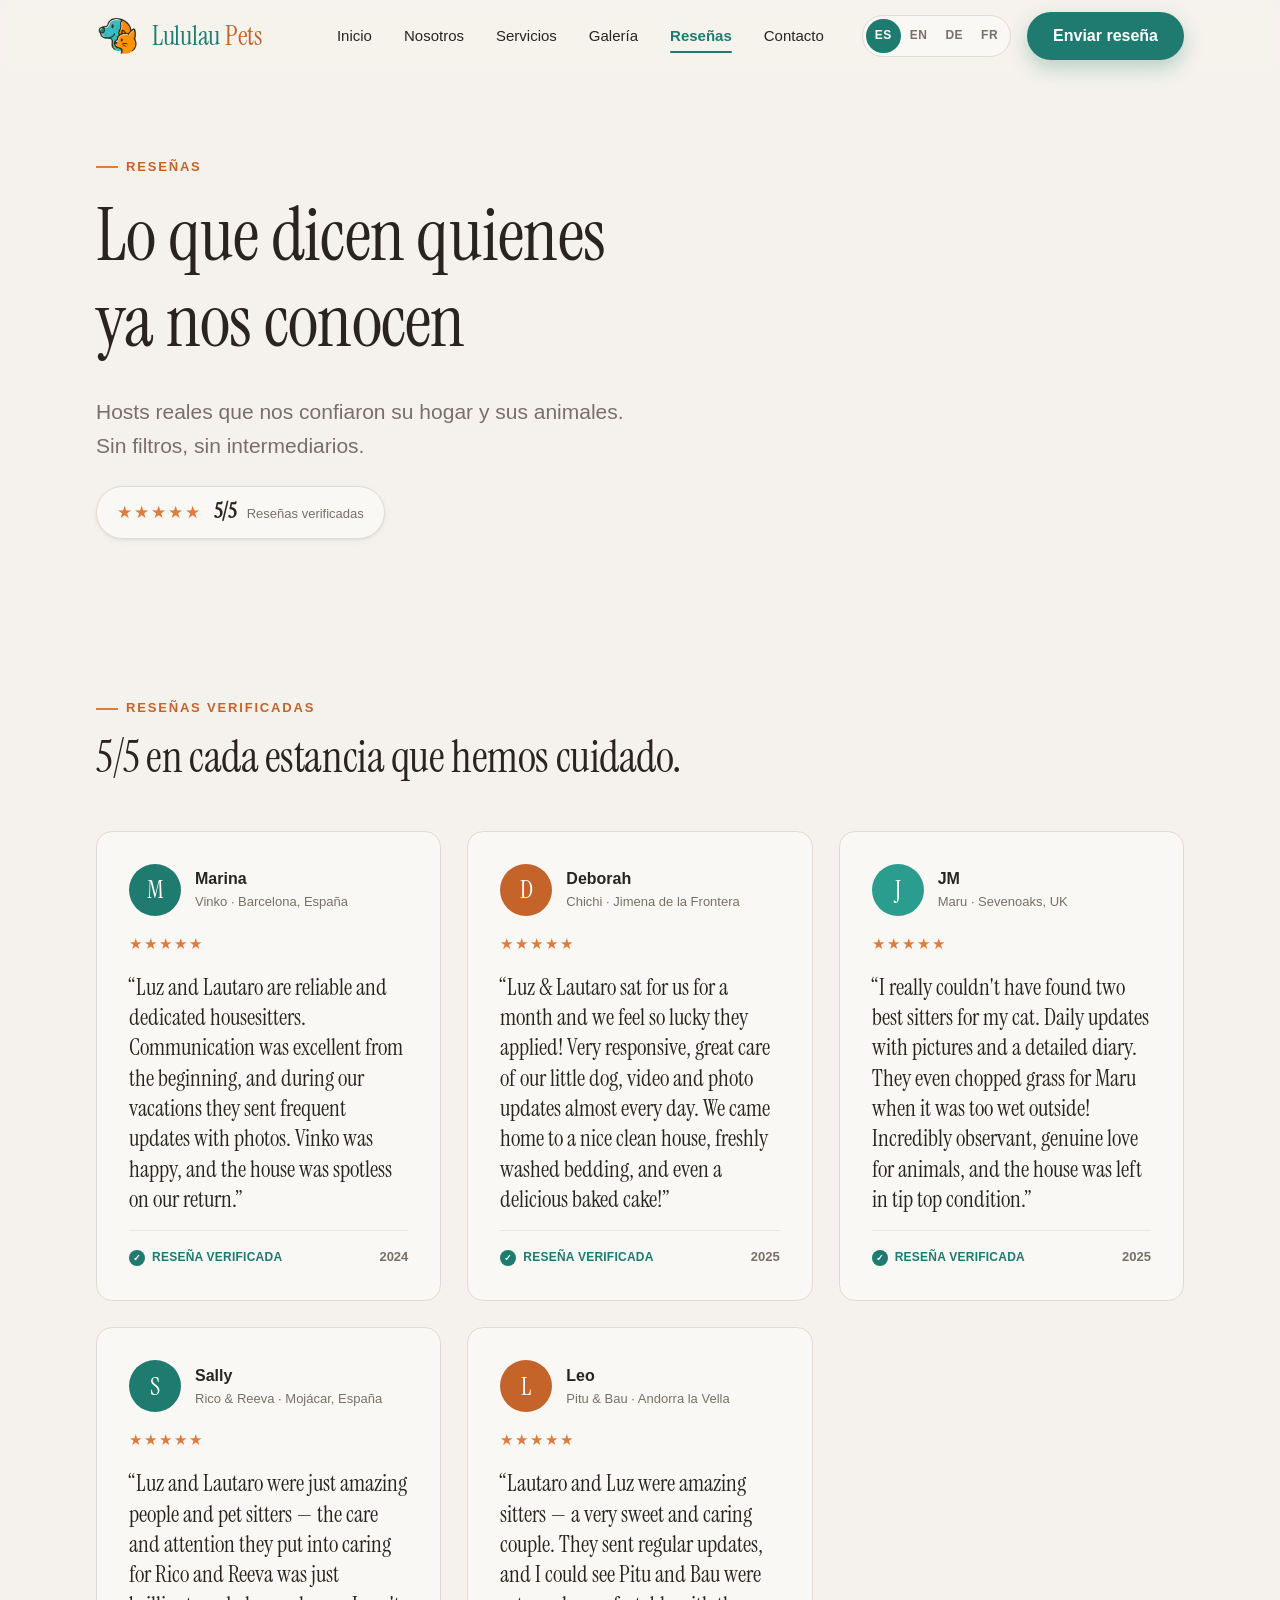
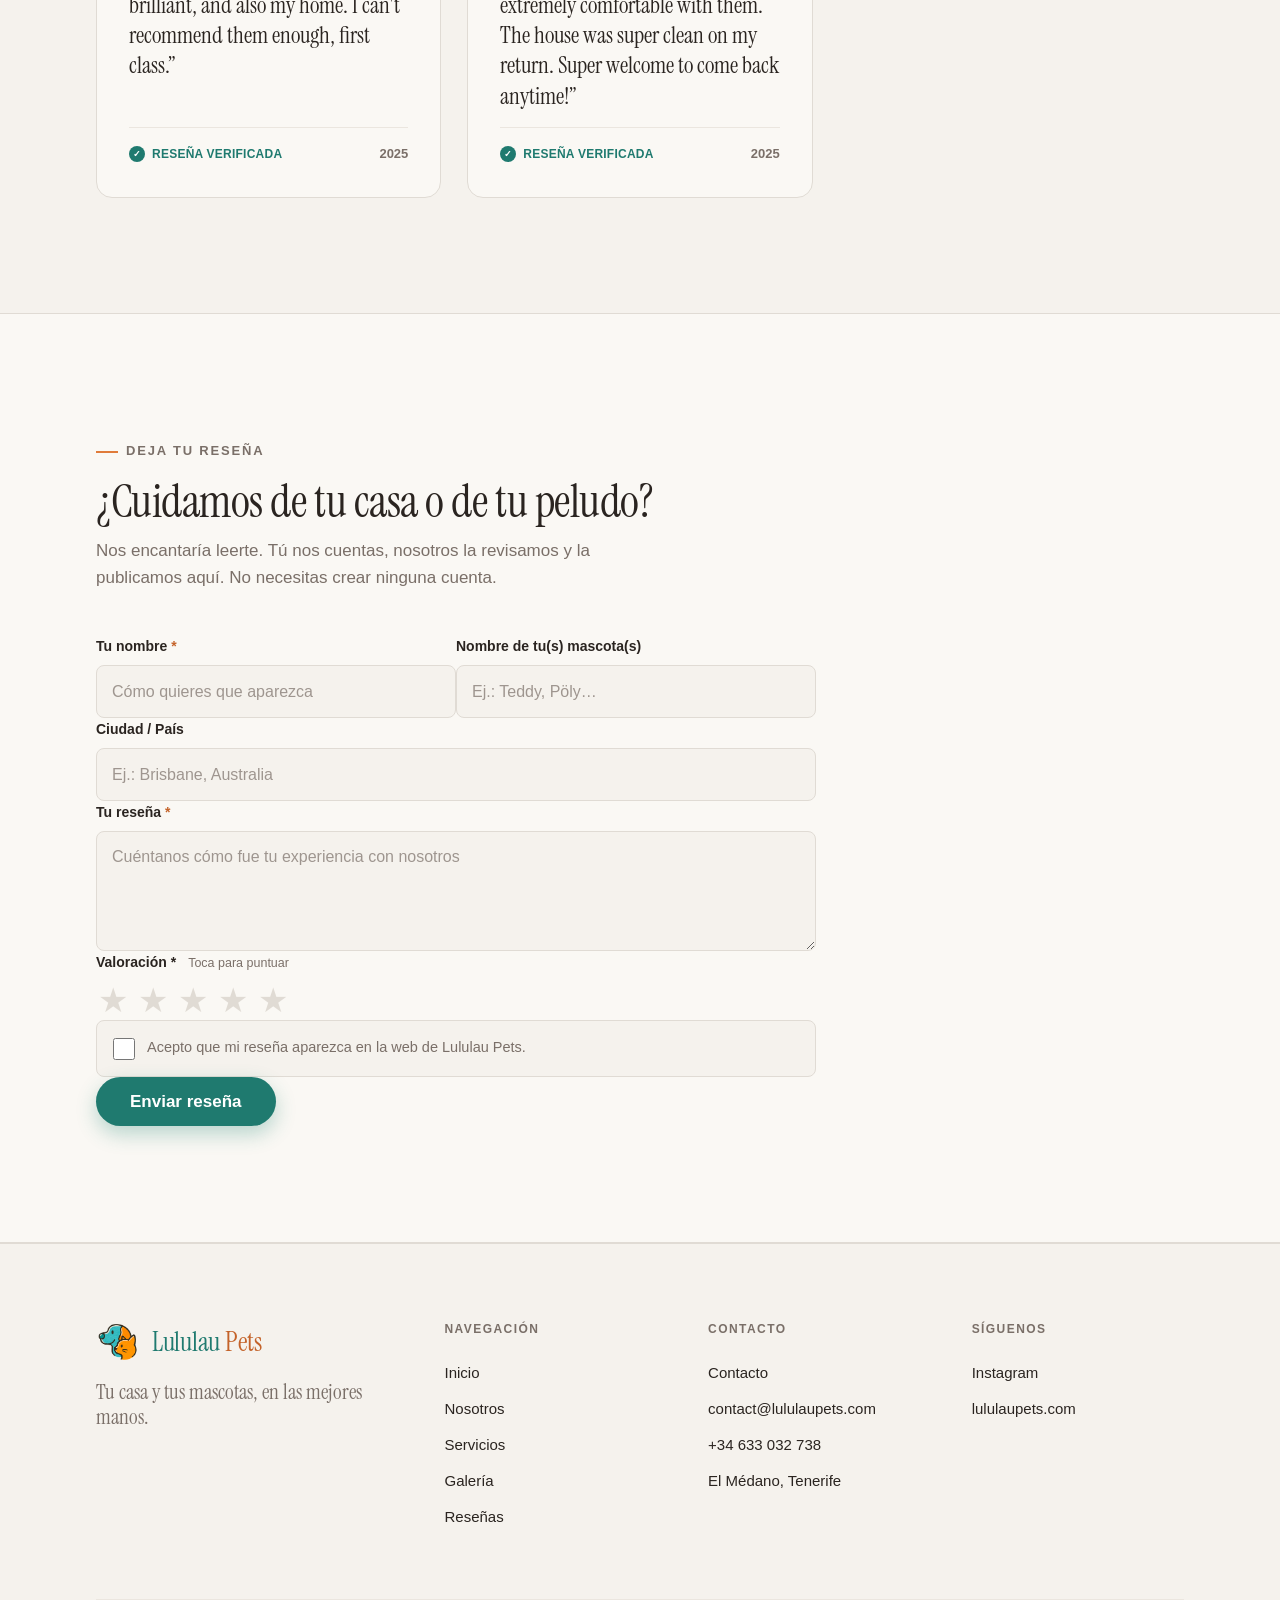
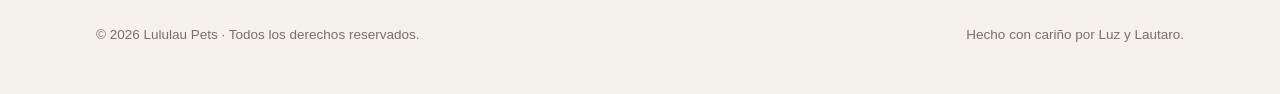
<file: reviews.html>
<!DOCTYPE html>
<html lang="es" data-title-key="rv.meta.title" data-desc-key="rv.meta.desc">
<head>
<meta charset="UTF-8" />
<meta name="viewport" content="width=device-width, initial-scale=1.0" />
<title>Reseñas — Lululau Pets</title>
<meta name="description" content="Lo que dicen los hosts que nos confiaron su casa y sus animales. Lee sus reseñas y deja la tuya." />
<link rel="icon" type="image/svg+xml" href="assets/favicon.svg" />

<meta property="og:title" content="Reseñas — Lululau Pets" />
<meta property="og:description" content="5/5 en cada estancia que hemos cuidado." />
<meta property="og:type" content="website" />
<meta property="og:image" content="assets/logo.png" />

<link rel="preconnect" href="https://fonts.googleapis.com" />
<link rel="preconnect" href="https://fonts.gstatic.com" crossorigin />
<link href="https://fonts.googleapis.com/css2?family=Instrument+Serif:ital@0;1&display=swap" rel="stylesheet" />
<link href="https://api.fontshare.com/v2/css?f[]=satoshi@400,500,700,900&display=swap" rel="stylesheet" />

<link rel="stylesheet" href="assets/base.css" />

<style>
/* ============================================================
   REVIEWS — page-specific
   ============================================================ */

/* SHORT HERO */
.rv-hero { position: relative; overflow: hidden; }
.rv-hero .wrap { padding-top: clamp(40px, 6vw, 76px); padding-bottom: clamp(20px, 3vw, 36px); }
.rv-hero h1 { font-size: clamp(40px, 6vw, 74px); line-height: 1.16; margin: var(--space-4) 0 var(--space-6); padding-bottom: 0.08em; max-width: 17ch; }
.rv-hero .lead { font-size: clamp(17px, 1.1rem + 0.3vw, 21px); color: var(--color-text-muted); max-width: 46ch; }
.rv-hero-rating { display: inline-flex; align-items: center; gap: 12px; margin-top: var(--space-6); padding: 12px 20px; background: var(--color-surface); border: 1px solid var(--color-border); border-radius: 999px; box-shadow: var(--shadow-sm); }
.rv-hero-rating .stars { color: var(--color-accent); letter-spacing: 2px; font-size: 17px; }
.rv-hero-rating b { font-family: var(--font-display); font-size: 22px; line-height: 1; margin-right: 6px; }
.rv-hero-rating small { color: var(--color-text-muted); font-size: 13px; white-space: nowrap; }

/* REVIEWS GRID */
.rv-list-head { max-width: 640px; margin-bottom: clamp(32px, 4vw, 52px); }
.rv-list-head h2 { font-size: clamp(30px, 3.4vw, 46px); margin-top: var(--space-4); }
.rv-grid { display: grid; grid-template-columns: repeat(3, 1fr); gap: clamp(18px, 2.2vw, 26px); }
.rv-card {
  background: var(--color-surface); border: 1px solid var(--color-border);
  border-radius: var(--r-xl); padding: clamp(24px, 2.6vw, 32px);
  display: flex; flex-direction: column; gap: var(--space-4);
}
.rv-card-top { display: flex; align-items: center; gap: 14px; }
.rv-avatar { width: 52px; height: 52px; border-radius: 50%; flex-shrink: 0; display: grid; place-items: center; color: #fff; font-family: var(--font-display); font-size: 25px; line-height: 1; }
.rv-avatar.c1 { background: var(--color-primary-deep); }
.rv-avatar.c2 { background: var(--color-accent-deep); }
.rv-avatar.c3 { background: var(--color-primary); }
.rv-card-id .name { font-weight: 700; font-size: 16px; }
.rv-card-id .meta { font-size: 13px; color: var(--color-text-muted); }
.rv-stars { color: var(--color-accent); letter-spacing: 2px; font-size: 15px; }
.rv-text { font-family: var(--font-display); font-weight: 400; font-size: clamp(19px, 1.9vw, 23px); line-height: 1.32; color: var(--color-text); }
.rv-foot { margin-top: auto; padding-top: var(--space-4); border-top: 1px solid var(--color-divider); display: flex; align-items: center; justify-content: space-between; }
.rv-foot .verified { display: inline-flex; align-items: center; gap: 7px; font-size: 12px; font-weight: 700; letter-spacing: 0.02em; text-transform: uppercase; color: var(--color-primary-deep); }
.rv-foot .verified .check { width: 16px; height: 16px; border-radius: 50%; background: var(--color-primary-deep); color: #fff; display: grid; place-items: center; font-size: 9px; }
.rv-foot .year { font-size: 13px; color: var(--color-text-muted); font-weight: 600; }
.rv-placeholder { opacity: 0.92; }
.rv-placeholder .rv-text { color: var(--color-text-muted); font-style: italic; }

/* FORM */
.rv-form-sec { background: var(--color-surface); border-block: 1px solid var(--color-border); }
.rv-form-head { max-width: 580px; margin-bottom: clamp(28px, 3.5vw, 44px); }
.rv-form-head h2 { font-size: clamp(30px, 3.6vw, 48px); margin-top: var(--space-4); }
.rv-form-head p { color: var(--color-text-muted); margin-top: var(--space-3); }
.rv-form-shell { max-width: 720px; }
.rv-form { display: grid; gap: var(--space-5); }
.rv-row { display: grid; grid-template-columns: 1fr 1fr; gap: var(--space-5); }
.field { display: flex; flex-direction: column; gap: 7px; }
.field label { font-size: 14px; font-weight: 700; }
.field label .req { color: var(--color-accent-deep); }
.field input, .field textarea {
  font: inherit; font-size: 16px; color: var(--color-text);
  background: var(--color-bg); border: 1.5px solid var(--color-border);
  border-radius: var(--r-md); padding: 13px 15px; width: 100%;
  transition: border-color var(--t), box-shadow var(--t), background var(--t);
}
.field textarea { resize: vertical; min-height: 120px; line-height: 1.5; }
.field input::placeholder, .field textarea::placeholder { color: var(--color-text-muted); opacity: 0.7; }
.field input:focus, .field textarea:focus { outline: none; border-color: var(--color-primary-deep); box-shadow: 0 0 0 3px oklch(0.55 0.09 180 / 0.16); background: var(--color-surface); }

/* STAR RATING (clickable) */
.rv-rating-field { }
.rv-rating-head { display: flex; align-items: baseline; gap: 12px; margin-bottom: 8px; }
.rv-rating-head label { font-size: 14px; font-weight: 700; }
.rv-rating-head .hint { font-size: 12.5px; color: var(--color-text-muted); }
.rv-stars-input { display: inline-flex; gap: 6px; }
.rv-stars-input button {
  font-size: 34px; line-height: 1; color: var(--color-border);
  transition: transform var(--t), color var(--t); padding: 2px;
}
.rv-stars-input button:hover { transform: scale(1.12); }
.rv-stars-input button.on { color: var(--color-accent); }
.rv-stars-input button:focus-visible { outline: 2.5px solid var(--color-primary-deep); outline-offset: 2px; border-radius: 4px; }

.rv-consent { display: grid; grid-template-columns: auto 1fr; gap: 12px; align-items: start; padding: var(--space-4); border: 1px solid var(--color-border); border-radius: var(--r-md); background: var(--color-bg); }
.rv-consent input { width: 22px; height: 22px; margin-top: 1px; accent-color: var(--color-primary-deep); cursor: pointer; flex-shrink: 0; }
.rv-consent label { font-size: 14.5px; color: var(--color-text-muted); line-height: 1.45; cursor: pointer; }
.rv-form .btn-primary { font-size: 17px; padding: 16px 34px; justify-self: start; }

/* SUCCESS */
.rv-success { display: none; text-align: center; max-width: 560px; margin-inline: auto; padding: clamp(36px, 5vw, 64px) clamp(24px, 4vw, 48px); background: var(--color-bg); border: 1px solid var(--color-border); border-radius: var(--r-xl); }
.rv-success.show { display: block; animation: rvpop 0.5s var(--ease) both; }
@keyframes rvpop { from { opacity: 0; transform: translateY(16px) scale(0.98); } to { opacity: 1; transform: none; } }
.rv-success .badge { width: 72px; height: 72px; border-radius: 50%; background: oklch(0.92 0.05 180); display: grid; place-items: center; margin: 0 auto var(--space-5); }
.rv-success .badge svg { width: 36px; height: 36px; stroke: var(--color-primary-deep); }
.rv-success h2 { font-family: var(--font-display); font-weight: 400; font-size: clamp(30px, 4vw, 46px); margin-bottom: var(--space-3); }
.rv-success p { color: var(--color-text-muted); font-size: 16px; margin-bottom: var(--space-6); line-height: 1.55; }

@media (max-width: 980px) {
  .rv-grid { grid-template-columns: 1fr 1fr; }
}
@media (max-width: 720px) {
  .rv-grid { grid-template-columns: 1fr; }
}
@media (max-width: 540px) {
  .rv-row { grid-template-columns: 1fr; }
}
</style>
</head>
<body>
<a class="skip" href="#main" data-i18n="nav.skip">Saltar al contenido</a>

<!-- ============ NAV ============ -->
<header class="nav" id="nav">
  <div class="wrap">
    <div class="nav-inner">
      <a class="brand" href="/" aria-label="Lululau Pets">
        <img src="assets/logo.png" alt="Lululau Pets — perro y gato ilustrados" />
        <span class="brand-name"><b>Lululau</b> <span>Pets</span></span>
      </a>

      <nav class="nav-links" aria-label="Principal">
        <a href="/" data-i18n="nav.home">Inicio</a>
        <a href="/nosotros" data-i18n="nav.about">Nosotros</a>
        <a href="/servicios" data-i18n="nav.services">Servicios</a>
        <a href="/galeria" data-i18n="nav.gallery">Galería</a>
        <a href="/reviews" data-i18n="nav.reviews" aria-current="page">Reseñas</a>
        <a href="/contacto" data-i18n="nav.contact">Contacto</a>
      </nav>

      <div class="nav-right">
        <div class="langs" role="group" aria-label="Language">
          <button type="button" data-lang="es" aria-pressed="true">ES</button>
          <button type="button" data-lang="en" aria-pressed="false">EN</button>
          <button type="button" data-lang="de" aria-pressed="false">DE</button>
          <button type="button" data-lang="fr" aria-pressed="false">FR</button>
        </div>
        <a class="btn btn-primary nav-cta" href="#form" data-i18n="rv.f.submit">Enviar reseña</a>
        <button class="hamburger" id="hamburger" aria-label="Menú" aria-expanded="false" aria-controls="mobileMenu">
          <span></span><span></span><span></span>
        </button>
      </div>
    </div>

    <div class="mobile-menu" id="mobileMenu">
      <div class="mobile-menu-inner">
        <a href="/" data-i18n="nav.home">Inicio</a>
        <a href="/nosotros" data-i18n="nav.about">Nosotros</a>
        <a href="/servicios" data-i18n="nav.services">Servicios</a>
        <a href="/galeria" data-i18n="nav.gallery">Galería</a>
        <a href="/reviews" data-i18n="nav.reviews">Reseñas</a>
        <a href="/contacto" data-i18n="nav.contact">Contacto</a>
        <a class="btn btn-primary" href="#form" data-i18n="rv.f.submit">Enviar reseña</a>
      </div>
    </div>
  </div>
</header>

<main id="main">

  <!-- ============ HERO ============ -->
  <section class="rv-hero">
    <div class="wrap">
      <p class="kicker" data-i18n="rv.h.kicker">Reseñas</p>
      <h1 class="display" data-i18n="rv.h.title">Lo que dicen quienes ya nos conocen</h1>
      <p class="lead" data-i18n="rv.h.lead">Hosts reales que nos confiaron su hogar y sus animales. Sin filtros, sin intermediarios.</p>
      <div class="rv-hero-rating">
        <span class="stars" aria-hidden="true">★★★★★</span>
        <span>
          <b>5/5</b>
          <small data-i18n="rv.list.k"> · Reseñas verificadas</small>
        </span>
      </div>
    </div>
  </section>

  <!-- ============ EXISTING REVIEWS ============ -->
  <section class="rv-list section" id="reviews">
    <div class="wrap">
      <div class="rv-list-head reveal">
        <p class="kicker" data-i18n="rv.list.k">Reseñas verificadas</p>
        <h2 class="display" data-i18n="rv.list.t">5/5 en cada estancia que hemos cuidado.</h2>
      </div>
      <div class="rv-grid">

        <article class="rv-card reveal">
          <div class="rv-card-top">
            <span class="rv-avatar c1" aria-hidden="true">M</span>
            <div class="rv-card-id">
              <div class="name">Marina</div>
              <div class="meta">Vinko · Barcelona, España</div>
            </div>
          </div>
          <div class="rv-stars" aria-label="5/5">★★★★★</div>
          <p class="rv-text">“Luz and Lautaro are reliable and dedicated housesitters. Communication was excellent from the beginning, and during our vacations they sent frequent updates with photos. Vinko was happy, and the house was spotless on our return.”</p>
          <div class="rv-foot">
            <span class="verified"><span class="check" aria-hidden="true">✓</span><span data-i18n="rv.verified">Reseña verificada</span></span>
            <span class="year">2024</span>
          </div>
        </article>

        <article class="rv-card reveal">
          <div class="rv-card-top">
            <span class="rv-avatar c2" aria-hidden="true">D</span>
            <div class="rv-card-id">
              <div class="name">Deborah</div>
              <div class="meta">Chichi · Jimena de la Frontera</div>
            </div>
          </div>
          <div class="rv-stars" aria-label="5/5">★★★★★</div>
          <p class="rv-text">“Luz &amp; Lautaro sat for us for a month and we feel so lucky they applied! Very responsive, great care of our little dog, video and photo updates almost every day. We came home to a nice clean house, freshly washed bedding, and even a delicious baked cake!”</p>
          <div class="rv-foot">
            <span class="verified"><span class="check" aria-hidden="true">✓</span><span data-i18n="rv.verified">Reseña verificada</span></span>
            <span class="year">2025</span>
          </div>
        </article>

        <article class="rv-card reveal">
          <div class="rv-card-top">
            <span class="rv-avatar c3" aria-hidden="true">J</span>
            <div class="rv-card-id">
              <div class="name">JM</div>
              <div class="meta">Maru · Sevenoaks, UK</div>
            </div>
          </div>
          <div class="rv-stars" aria-label="5/5">★★★★★</div>
          <p class="rv-text">“I really couldn't have found two best sitters for my cat. Daily updates with pictures and a detailed diary. They even chopped grass for Maru when it was too wet outside! Incredibly observant, genuine love for animals, and the house was left in tip top condition.”</p>
          <div class="rv-foot">
            <span class="verified"><span class="check" aria-hidden="true">✓</span><span data-i18n="rv.verified">Reseña verificada</span></span>
            <span class="year">2025</span>
          </div>
        </article>

        <article class="rv-card reveal">
          <div class="rv-card-top">
            <span class="rv-avatar c1" aria-hidden="true">S</span>
            <div class="rv-card-id">
              <div class="name">Sally</div>
              <div class="meta">Rico &amp; Reeva · Mojácar, España</div>
            </div>
          </div>
          <div class="rv-stars" aria-label="5/5">★★★★★</div>
          <p class="rv-text">“Luz and Lautaro were just amazing people and pet sitters — the care and attention they put into caring for Rico and Reeva was just brilliant, and also my home. I can't recommend them enough, first class.”</p>
          <div class="rv-foot">
            <span class="verified"><span class="check" aria-hidden="true">✓</span><span data-i18n="rv.verified">Reseña verificada</span></span>
            <span class="year">2025</span>
          </div>
        </article>

        <article class="rv-card reveal">
          <div class="rv-card-top">
            <span class="rv-avatar c2" aria-hidden="true">L</span>
            <div class="rv-card-id">
              <div class="name">Leo</div>
              <div class="meta">Pitu &amp; Bau · Andorra la Vella</div>
            </div>
          </div>
          <div class="rv-stars" aria-label="5/5">★★★★★</div>
          <p class="rv-text">“Lautaro and Luz were amazing sitters — a very sweet and caring couple. They sent regular updates, and I could see Pitu and Bau were extremely comfortable with them. The house was super clean on my return. Super welcome to come back anytime!”</p>
          <div class="rv-foot">
            <span class="verified"><span class="check" aria-hidden="true">✓</span><span data-i18n="rv.verified">Reseña verificada</span></span>
            <span class="year">2025</span>
          </div>
        </article>

      </div>
    </div>
  </section>

  <!-- ============ LEAVE A REVIEW ============ -->
  <section class="rv-form-sec section" id="form">
    <div class="wrap">
      <div class="rv-form-head reveal">
        <p class="kicker" data-i18n="rv.form.k">Deja tu reseña</p>
        <h2 class="display" data-i18n="rv.form.t">¿Cuidamos de tu casa o de tu peludo?</h2>
        <p data-i18n="rv.form.lead">Nos encantaría leerte. Tú nos cuentas, nosotros la revisamos y la publicamos aquí. No necesitas crear ninguna cuenta.</p>
      </div>

      <div class="rv-form-shell reveal">
        <form class="rv-form" id="review-form" novalidate>
          <div class="rv-row">
            <div class="field">
              <label for="r-name"><span data-i18n="rv.f.name">Tu nombre</span> <span class="req">*</span></label>
              <input type="text" id="r-name" name="name" required data-i18n-attr="placeholder:rv.f.name.ph" placeholder="Cómo quieres que aparezca" />
            </div>
            <div class="field">
              <label for="r-pet" data-i18n="rv.f.pet">Nombre de tu(s) mascota(s)</label>
              <input type="text" id="r-pet" name="pet" data-i18n-attr="placeholder:rv.f.pet.ph" placeholder="Ej.: Teddy, Pöly…" />
            </div>
          </div>

          <div class="field">
            <label for="r-loc" data-i18n="rv.f.loc">Ciudad / País</label>
            <input type="text" id="r-loc" name="location" data-i18n-attr="placeholder:rv.f.loc.ph" placeholder="Ej.: Brisbane, Australia" />
          </div>

          <div class="field">
            <label for="r-review"><span data-i18n="rv.f.review">Tu reseña</span> <span class="req">*</span></label>
            <textarea id="r-review" name="review" required data-i18n-attr="placeholder:rv.f.review.ph" placeholder="Cuéntanos cómo fue tu experiencia con nosotros"></textarea>
          </div>

          <div class="rv-rating-field">
            <div class="rv-rating-head">
              <label id="rating-label"><span data-i18n="rv.f.rating">Valoración</span> <span class="req">*</span></label>
              <span class="hint" data-i18n="rv.f.rating.hint">Toca para puntuar</span>
            </div>
            <div class="rv-stars-input" id="stars-input" role="radiogroup" aria-labelledby="rating-label">
              <button type="button" data-val="1" aria-label="1" role="radio" aria-checked="false">★</button>
              <button type="button" data-val="2" aria-label="2" role="radio" aria-checked="false">★</button>
              <button type="button" data-val="3" aria-label="3" role="radio" aria-checked="false">★</button>
              <button type="button" data-val="4" aria-label="4" role="radio" aria-checked="false">★</button>
              <button type="button" data-val="5" aria-label="5" role="radio" aria-checked="false">★</button>
            </div>
            <input type="hidden" id="r-rating" name="rating" value="" required />
          </div>

          <div class="rv-consent">
            <input type="checkbox" id="r-consent" name="consent" required />
            <label for="r-consent" data-i18n="rv.f.consent">Acepto que mi reseña aparezca en la web de Lululau Pets.</label>
          </div>

          <button type="submit" class="btn btn-primary" data-i18n="rv.f.submit">Enviar reseña</button>
        </form>

        <div class="rv-success" id="review-success" role="status" aria-live="polite">
          <span class="badge" aria-hidden="true">
            <svg viewBox="0 0 24 24" fill="none" stroke-width="2.4" stroke-linecap="round" stroke-linejoin="round"><path d="M20 6 9 17l-5-5"/></svg>
          </span>
          <h2 data-i18n="rv.ok.title">¡Gracias por tu reseña! 🐾</h2>
          <p data-i18n="rv.ok.text">La revisaremos y la publicaremos pronto.</p>
          <button type="button" class="btn btn-ghost" id="review-reset" data-i18n="rv.ok.again">Dejar otra reseña</button>
        </div>
      </div>
    </div>
  </section>
</main>

<!-- ============ FOOTER ============ -->
<footer class="footer">
  <div class="wrap">
    <div class="foot-grid">
      <div class="foot-brand">
        <a class="brand" href="/">
          <img src="assets/logo.png" alt="Lululau Pets" width="44" height="44" />
          <span class="brand-name"><b>Lululau</b> <span>Pets</span></span>
        </a>
        <p data-i18n="foot.tagline">Tu casa y tus mascotas, en las mejores manos.</p>
      </div>
      <div class="foot-col">
        <h4 data-i18n="foot.nav">Navegación</h4>
        <a href="/" data-i18n="nav.home">Inicio</a>
        <a href="/nosotros" data-i18n="nav.about">Nosotros</a>
        <a href="/servicios" data-i18n="nav.services">Servicios</a>
        <a href="/galeria" data-i18n="nav.gallery">Galería</a>
        <a href="/reviews" data-i18n="nav.reviews">Reseñas</a>
      </div>
      <div class="foot-col">
        <h4 data-i18n="foot.contact">Contacto</h4>
        <a href="/contacto" data-i18n="nav.contact">Contacto</a>
        <a href="mailto:contact@lululaupets.com" data-i18n="foot.email">contact@lululaupets.com</a>
        <a href="https://wa.me/34633032738" target="_blank" rel="noopener">+34 633 032 738</a>
        <a href="https://maps.google.com/?q=El+Médano,+Tenerife,+Canarias" target="_blank" rel="noopener" data-i18n="foot.location">El Médano, Tenerife</a>
      </div>
      <div class="foot-col">
        <h4 data-i18n="foot.follow">Síguenos</h4>
        <a href="https://www.instagram.com/lululau.pets" target="_blank" rel="noopener">Instagram</a>
        <a href="https://www.lululaupets.com" target="_blank" rel="noopener">lululaupets.com</a>
      </div>
    </div>
    <div class="foot-bottom">
      <span>© <span id="year">2026</span> Lululau Pets · <span data-i18n="foot.rights">Todos los derechos reservados.</span></span>
      <span data-i18n="foot.made">Hecho con cariño por Luz y Lautaro.</span>
    </div>
  </div>
</footer>

<script src="assets/i18n.js"></script>
<script src="assets/app.js"></script>
<script>
(function () {
  var EMAIL = "contact@lululaupets.com"; // TODO: reemplazar por el email real de Luz y Lautaro

  // ---- Star rating ----
  var stars = Array.prototype.slice.call(document.querySelectorAll("#stars-input button"));
  var ratingInput = document.getElementById("r-rating");
  var rating = 0;

  function paint(n) {
    stars.forEach(function (s, i) {
      var on = i < n;
      s.classList.toggle("on", on);
      s.setAttribute("aria-checked", (i + 1) === n ? "true" : "false");
    });
  }
  stars.forEach(function (s) {
    var v = parseInt(s.getAttribute("data-val"), 10);
    s.addEventListener("mouseenter", function () { paint(v); });
    s.addEventListener("focus", function () { paint(v); });
    s.addEventListener("click", function () { rating = v; ratingInput.value = String(v); paint(v); });
  });
  document.getElementById("stars-input").addEventListener("mouseleave", function () { paint(rating); });

  // ---- Form submit: validate, build mailto, show success ----
  var form = document.getElementById("review-form");
  var success = document.getElementById("review-success");
  var resetBtn = document.getElementById("review-reset");

  function val(id) { var el = document.getElementById(id); return el ? el.value.trim() : ""; }
  function t(k) { return (window.LululauI18n && window.LululauI18n.t) ? (window.LululauI18n.t(k) || k) : k; }

  if (form) {
    form.addEventListener("submit", function (e) {
      e.preventDefault();
      // Require rating in addition to native validation
      if (!rating) { ratingInput.setCustomValidity(t("rv.f.rating.hint")); }
      else { ratingInput.setCustomValidity(""); }
      if (!form.checkValidity()) { form.reportValidity(); return; }

      var name = val("r-name");
      var subject = t("rv.em.subject") + name;
      var body =
        t("rv.body.intro") + "\n\n" +
        t("rv.body.name") + ": " + name + "\n" +
        t("rv.body.pet") + ": " + val("r-pet") + "\n" +
        t("rv.body.loc") + ": " + val("r-loc") + "\n" +
        t("rv.body.rating") + ": " + rating + "/5\n\n" +
        t("rv.body.review") + ":\n" + val("r-review") + "\n";

      // Open the user's email client with everything pre-filled
      window.location.href = "mailto:" + EMAIL +
        "?subject=" + encodeURIComponent(subject) +
        "&body=" + encodeURIComponent(body);

      form.style.display = "none";
      success.classList.add("show");
      var y = success.getBoundingClientRect().top + window.scrollY - 120;
      window.scrollTo({ top: y, behavior: "smooth" });
    });
  }

  if (resetBtn) {
    resetBtn.addEventListener("click", function () {
      form.reset();
      rating = 0; ratingInput.value = ""; ratingInput.setCustomValidity(""); paint(0);
      success.classList.remove("show");
      form.style.display = "grid";
      var y = form.getBoundingClientRect().top + window.scrollY - 120;
      window.scrollTo({ top: y, behavior: "smooth" });
    });
  }
})();
</script>
</body>
</html>
</file>
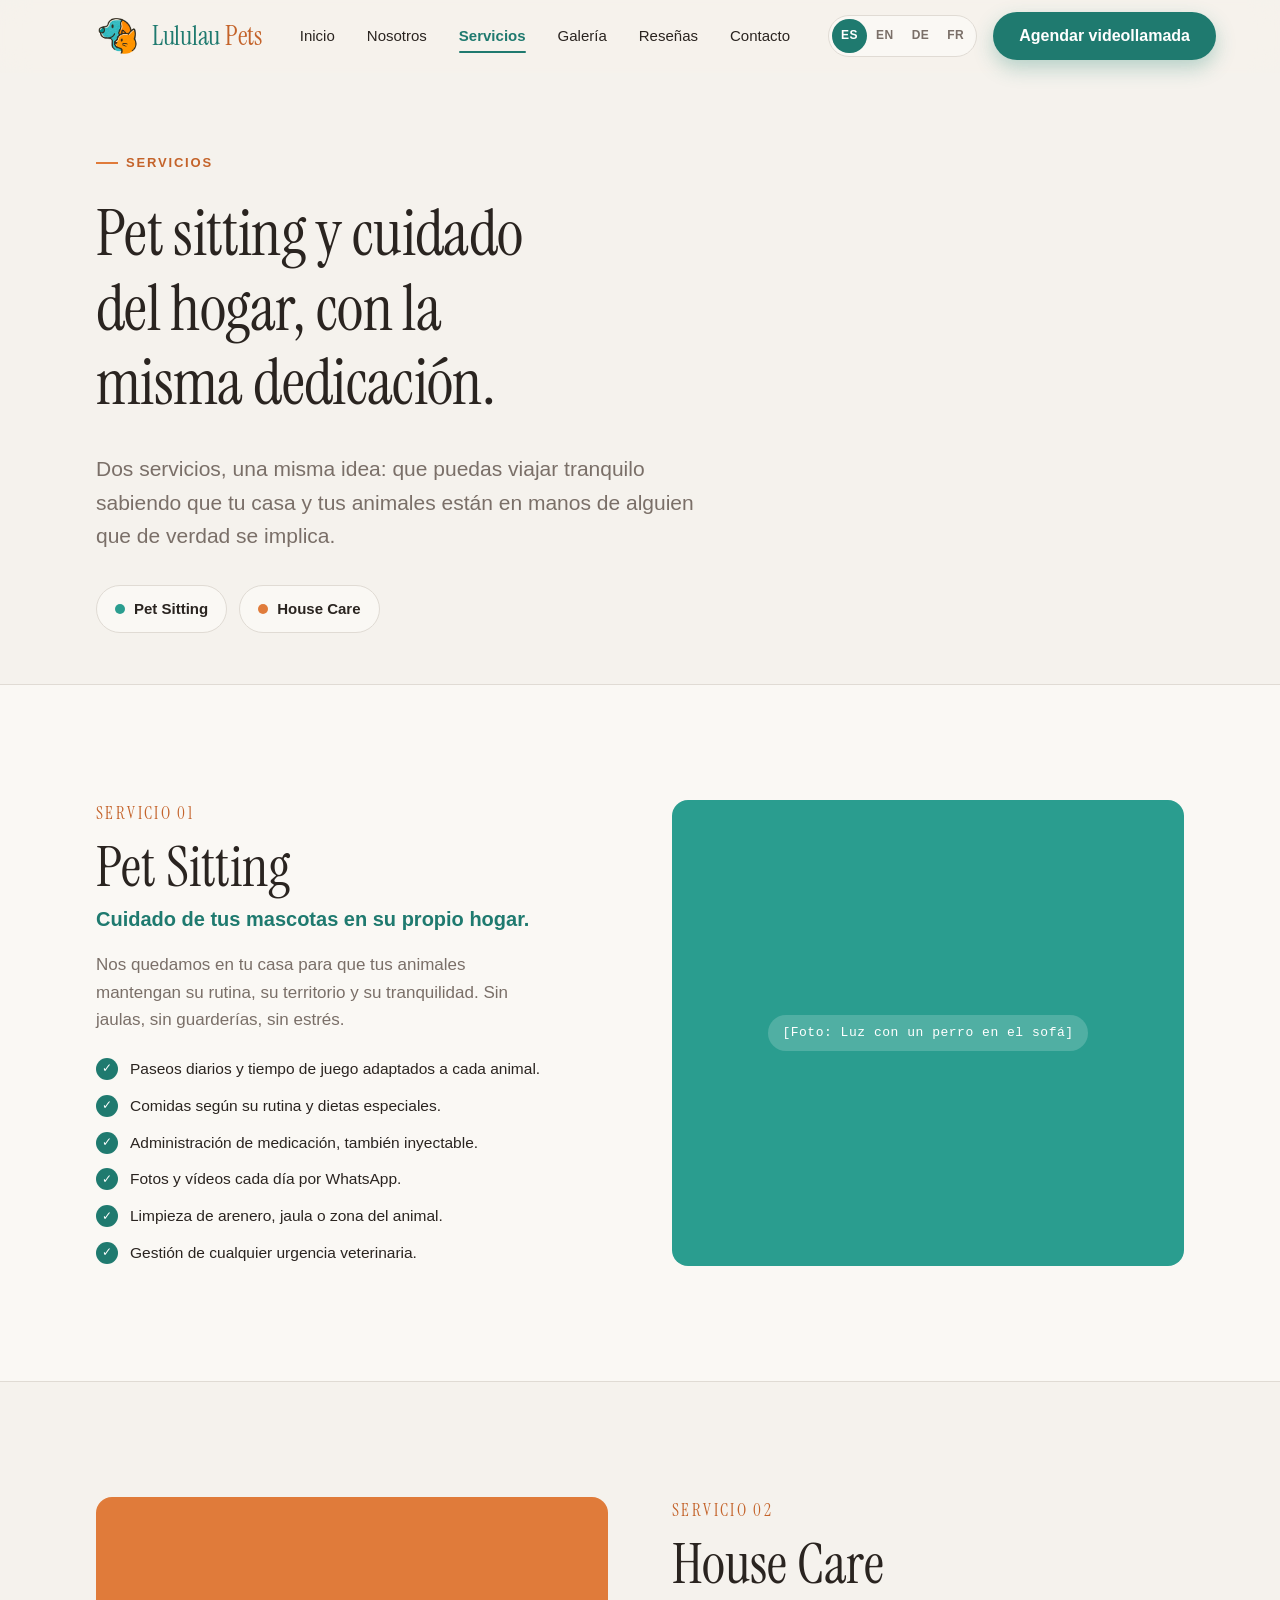
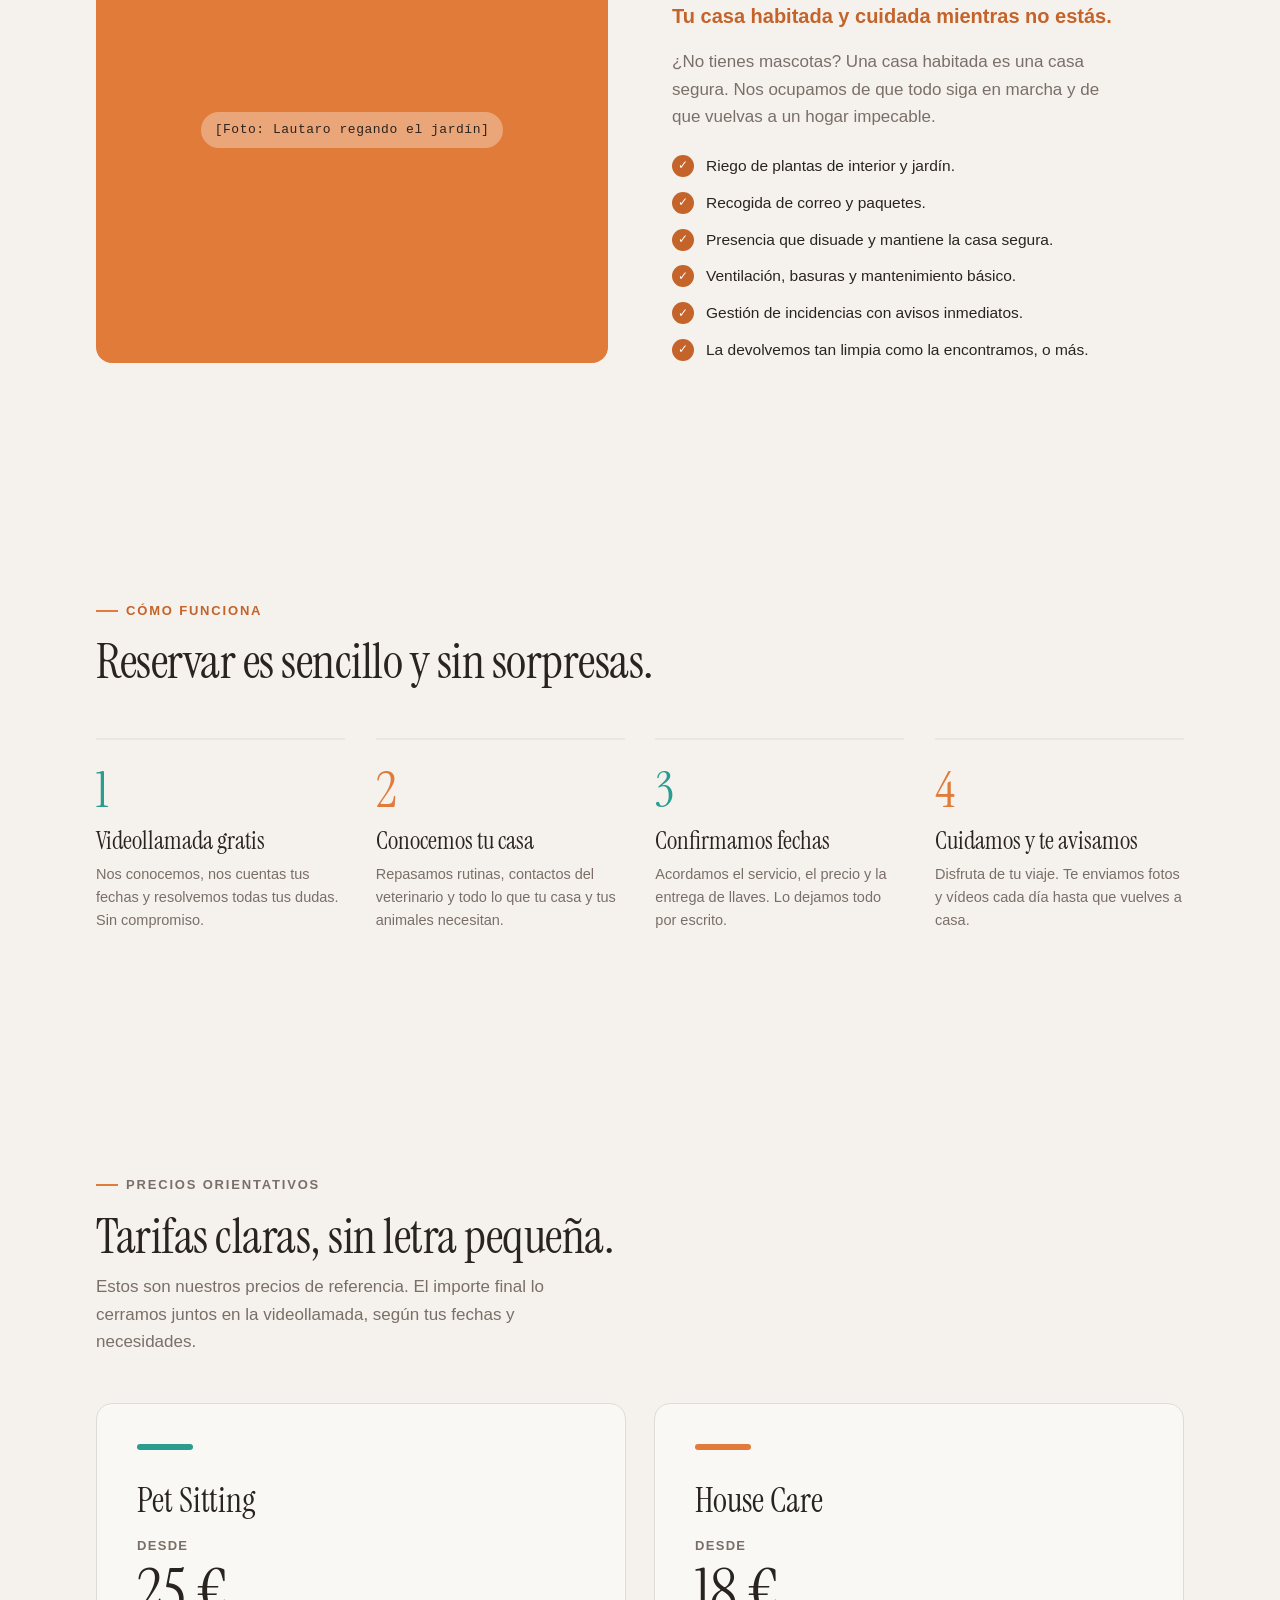
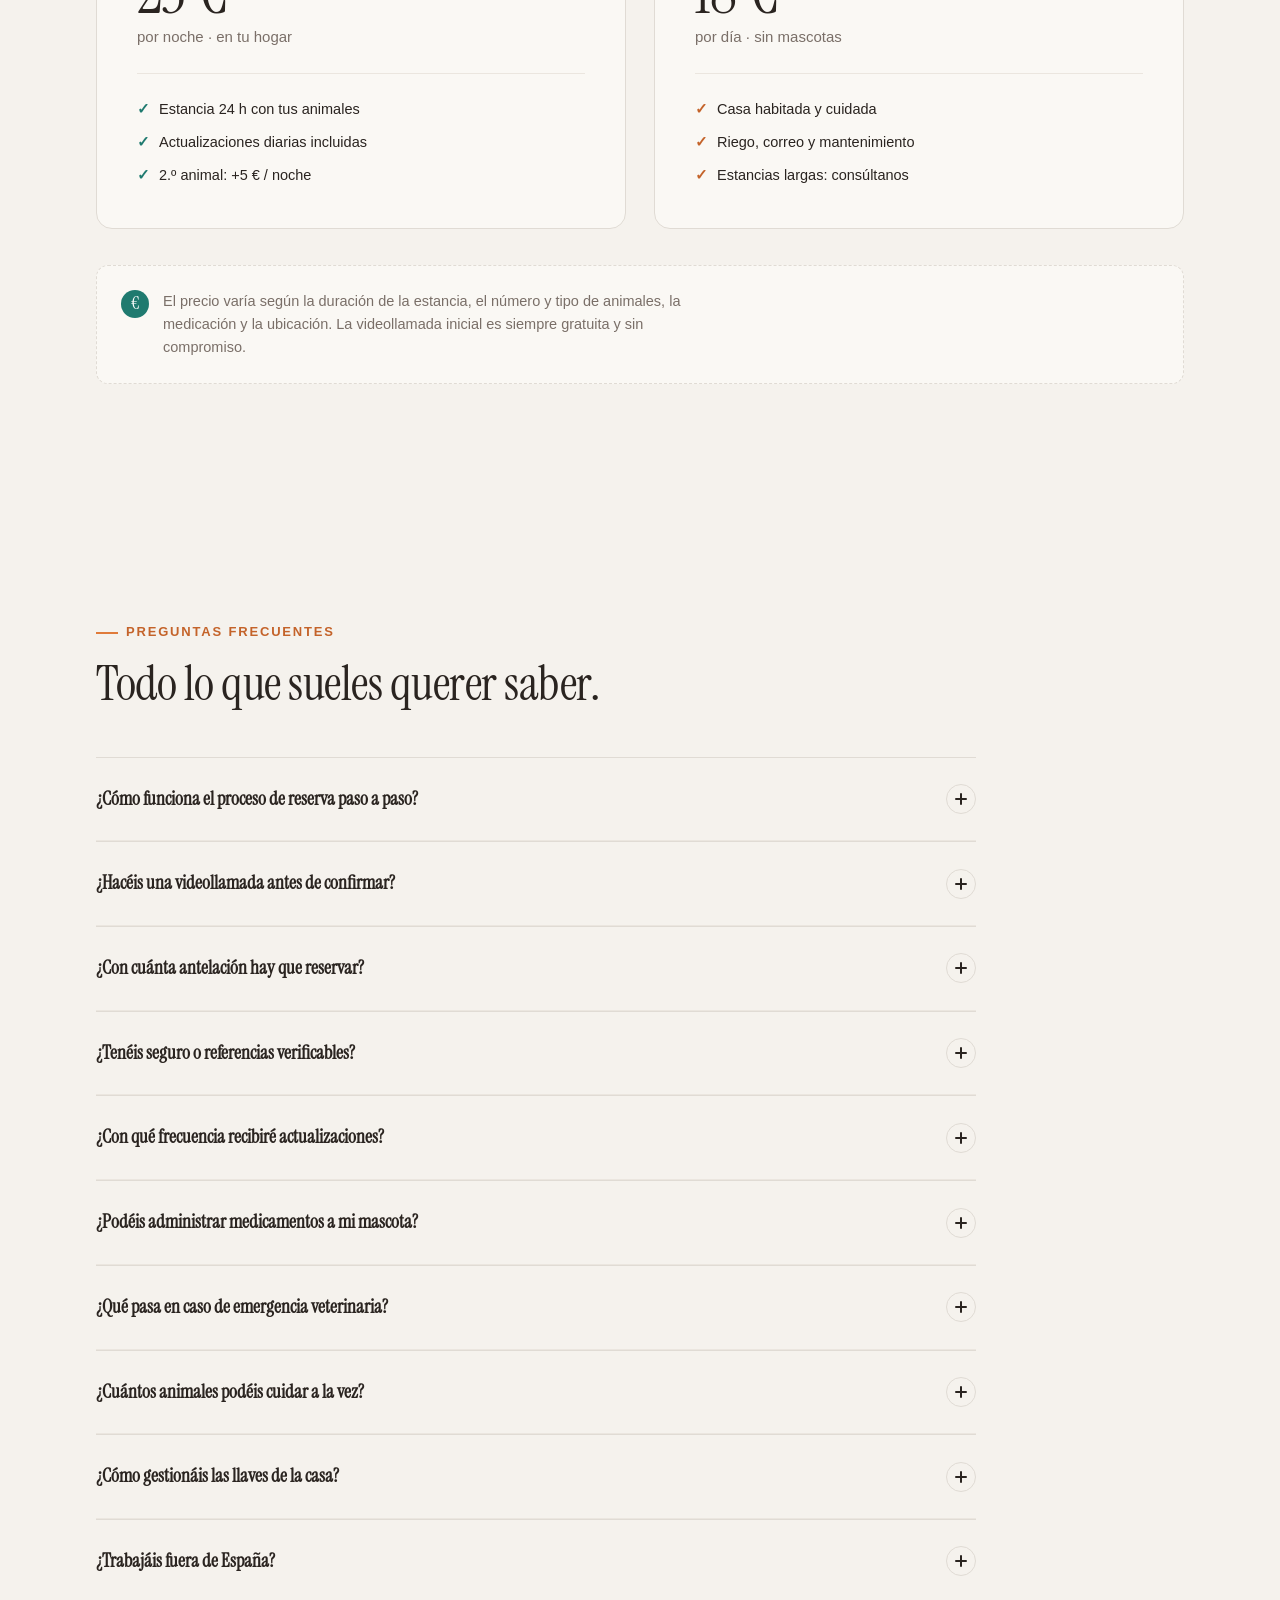
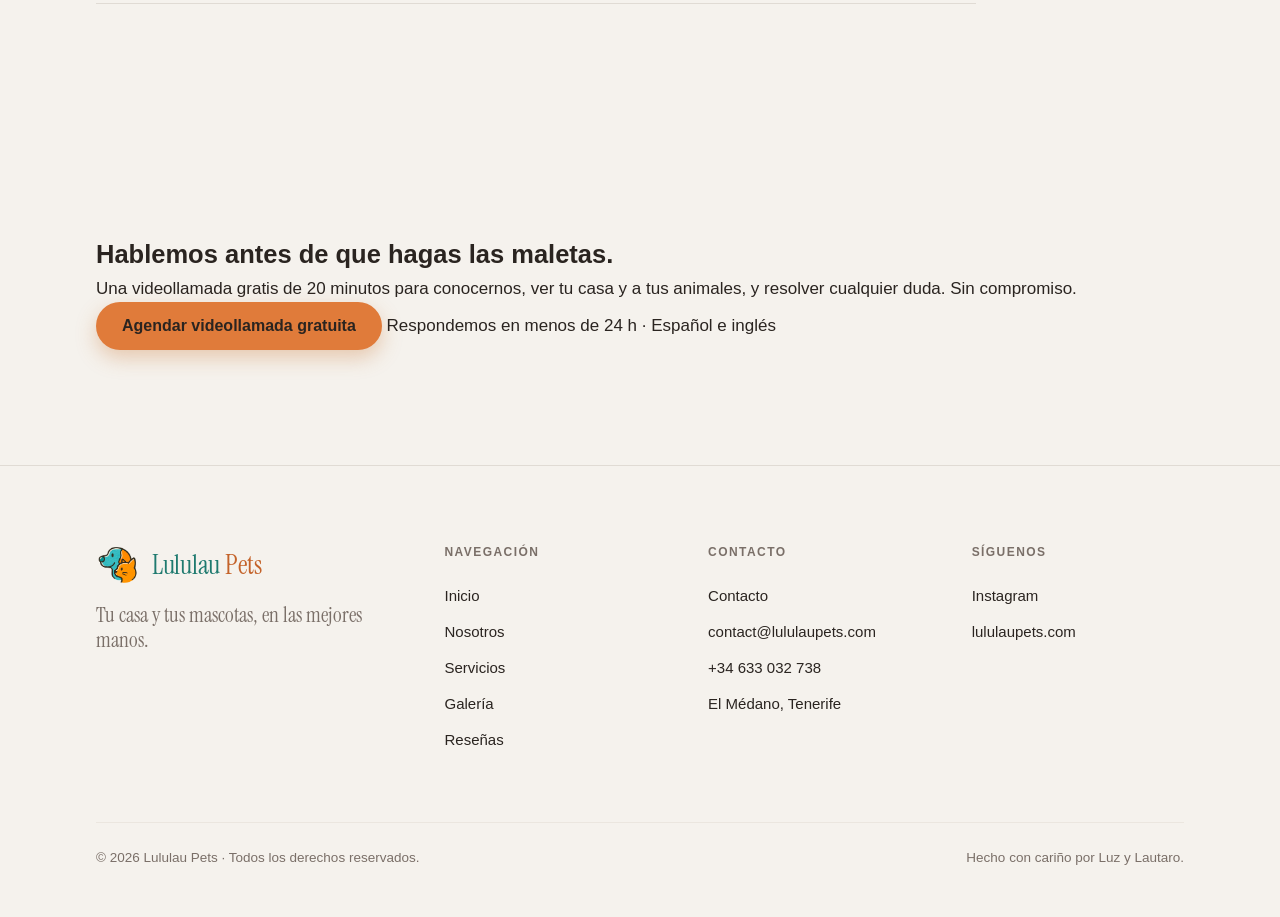
<file: servicios.html>
<!DOCTYPE html>
<html lang="es" data-title-key="sp.meta.title" data-desc-key="sp.meta.desc">
<head>
<meta charset="UTF-8" />
<meta name="viewport" content="width=device-width, initial-scale=1.0" />
<title>Servicios — Lululau Pets</title>
<meta name="description" content="Pet sitting y house care con Luz y Lautaro: qué incluye cada servicio, cómo funciona, precios orientativos y preguntas frecuentes." />
<link rel="icon" type="image/svg+xml" href="assets/favicon.svg" />

<meta property="og:title" content="Servicios — Lululau Pets" />
<meta property="og:description" content="Pet sitting y house care con la misma dedicación." />
<meta property="og:type" content="website" />
<meta property="og:image" content="assets/logo.png" />

<link rel="preconnect" href="https://fonts.googleapis.com" />
<link rel="preconnect" href="https://fonts.gstatic.com" crossorigin />
<link href="https://fonts.googleapis.com/css2?family=Instrument+Serif:ital@0;1&display=swap" rel="stylesheet" />
<link href="https://api.fontshare.com/v2/css?f[]=satoshi@400,500,700,900&display=swap" rel="stylesheet" />

<link rel="stylesheet" href="assets/base.css" />

<style>
/* ============================================================
   SERVICIOS — page-specific
   ============================================================ */

/* Photo placeholder blocks (solid color + [Foto: …] marker) */
.sp-photo {
  position: relative; display: grid; place-items: center;
  border-radius: var(--r-xl); overflow: hidden; min-height: 100%;
  padding: var(--space-8);
}
.sp-photo span {
  font-family: ui-monospace, "SFMono-Regular", Menlo, monospace;
  font-size: 13px; letter-spacing: 0.04em; text-align: center;
  padding: 8px 14px; border-radius: 999px;
}
.sp-photo.teal { background: var(--color-primary); }
.sp-photo.teal span { color: #fff; background: oklch(1 0 0 / 0.18); }
.sp-photo.orange { background: var(--color-accent); }
.sp-photo.orange span { color: #2a2420; background: oklch(1 0 0 / 0.32); }

/* SHORT HERO */
.sp-hero { position: relative; }
.sp-hero .wrap { padding-top: clamp(40px, 6vw, 72px); padding-bottom: clamp(32px, 4vw, 56px); }
.sp-hero h1 { font-size: clamp(36px, 5vw, 64px); line-height: 1.16; margin: var(--space-6) 0 var(--space-8); max-width: 18ch; }
.sp-hero .lead { font-size: clamp(17px, 1.1rem + 0.3vw, 21px); color: var(--color-text-muted); max-width: 52ch; }
.sp-jump { display: flex; flex-wrap: wrap; gap: var(--space-3); margin-top: var(--space-8); }
.sp-chip {
  display: inline-flex; align-items: center; gap: 9px;
  padding: 11px 18px; border-radius: 999px;
  border: 1.5px solid var(--color-border); background: var(--color-surface);
  font-weight: 600; font-size: 15px; transition: border-color var(--t), transform var(--t);
}
.sp-chip:hover { border-color: var(--color-text); transform: translateY(-2px); }
.sp-chip .d { width: 10px; height: 10px; border-radius: 50%; }
.sp-chip .d.teal { background: var(--color-primary); }
.sp-chip .d.orange { background: var(--color-accent); }

/* SERVICE ROWS */
.sp-svc { scroll-margin-top: 96px; }
.sp-svc.alt { background: var(--color-surface); border-block: 1px solid var(--color-border); }
.sp-row { display: grid; grid-template-columns: 1fr 1fr; gap: clamp(32px, 5vw, 72px); align-items: center; }
.sp-row.reverse .sp-media { order: -1; }
.sp-media { align-self: stretch; min-height: 380px; }
.sp-num { font-family: var(--font-display); font-size: clamp(15px, 1.4vw, 17px); letter-spacing: 0.14em; text-transform: uppercase; color: var(--color-accent-deep); }
.sp-svc h2 { font-family: var(--font-display); font-weight: 400; font-size: clamp(34px, 4.4vw, 56px); line-height: 1; margin: var(--space-3) 0 var(--space-2); }
.sp-tagline { font-size: clamp(17px, 1.6vw, 20px); color: var(--color-primary-deep); font-weight: 600; margin-bottom: var(--space-4); }
.sp-svc.orange-accent .sp-tagline { color: var(--color-accent-deep); }
.sp-desc { color: var(--color-text-muted); margin-bottom: var(--space-6); max-width: 46ch; }
.sp-list { display: grid; gap: var(--space-3); }
.sp-list li { display: grid; grid-template-columns: auto 1fr; gap: 12px; align-items: start; font-size: 15.5px; }
.sp-list .tick { width: 22px; height: 22px; border-radius: 50%; display: grid; place-items: center; font-size: 12px; color: #fff; margin-top: 1px; background: var(--color-primary-deep); }
.sp-svc.orange-accent .sp-list .tick { background: var(--color-accent-deep); }

/* HOW IT WORKS */
.sp-how-head { max-width: 620px; margin-bottom: clamp(36px, 4vw, 56px); }
.sp-how-head h2 { font-size: clamp(32px, 3.8vw, 50px); margin-top: var(--space-4); }
.sp-steps { display: grid; grid-template-columns: repeat(4, 1fr); gap: clamp(20px, 2.4vw, 32px); counter-reset: step; }
.sp-step { position: relative; padding-top: var(--space-6); border-top: 2px solid var(--color-divider); }
.sp-step .n { font-family: var(--font-display); font-size: clamp(40px, 4vw, 56px); line-height: 1; color: var(--color-primary); }
.sp-step:nth-child(even) .n { color: var(--color-accent); }
.sp-step h3 { font-family: var(--font-display); font-weight: 400; font-size: clamp(20px, 2vw, 25px); margin: var(--space-3) 0 var(--space-2); line-height: 1.1; }
.sp-step p { font-size: 14.5px; color: var(--color-text-muted); }

/* PRICING */
.sp-price-head { max-width: 620px; margin-bottom: clamp(32px, 4vw, 48px); }
.sp-price-head h2 { font-size: clamp(32px, 3.8vw, 50px); margin-top: var(--space-4); }
.sp-price-head p { color: var(--color-text-muted); margin-top: var(--space-3); max-width: 54ch; }
.sp-price-grid { display: grid; grid-template-columns: 1fr 1fr; gap: clamp(20px, 2.5vw, 28px); }
.sp-price-card {
  background: var(--color-surface); border: 1px solid var(--color-border);
  border-radius: var(--r-xl); padding: clamp(28px, 3.4vw, 40px);
  display: flex; flex-direction: column;
}
.sp-price-card .ribbon { width: 56px; height: 6px; border-radius: 999px; margin-bottom: var(--space-6); }
.sp-price-card.pet .ribbon { background: var(--color-primary); }
.sp-price-card.house .ribbon { background: var(--color-accent); }
.sp-price-card h3 { font-family: var(--font-display); font-weight: 400; font-size: clamp(26px, 2.8vw, 34px); margin-bottom: var(--space-2); }
.sp-price-card .from { font-size: 13px; text-transform: uppercase; letter-spacing: 0.1em; color: var(--color-text-muted); font-weight: 700; }
.sp-price-card .amount { font-family: var(--font-display); font-size: clamp(46px, 5vw, 62px); line-height: 1; margin: 4px 0 2px; }
.sp-price-card .unit { color: var(--color-text-muted); font-size: 15px; margin-bottom: var(--space-6); }
.sp-price-card .feats { display: grid; gap: 10px; margin-top: auto; padding-top: var(--space-6); border-top: 1px solid var(--color-divider); }
.sp-price-card .feats li { font-size: 14.5px; color: var(--color-text); padding-left: 22px; position: relative; }
.sp-price-card .feats li::before { content: "✓"; position: absolute; left: 0; color: var(--color-primary-deep); font-weight: 700; }
.sp-price-card.house .feats li::before { color: var(--color-accent-deep); }
.sp-disclaimer { margin-top: clamp(24px, 3vw, 36px); padding: var(--space-6); border-radius: var(--r-lg); background: var(--color-surface); border: 1px dashed var(--color-border); display: flex; gap: 14px; align-items: flex-start; }
.sp-disclaimer .i { flex-shrink: 0; width: 28px; height: 28px; border-radius: 50%; background: var(--color-primary-deep); color: #fff; display: grid; place-items: center; font-family: var(--font-display); font-size: 17px; }
.sp-disclaimer p { font-size: 14.5px; color: var(--color-text-muted); max-width: 70ch; }

/* FAQ */
.sp-faq-head { max-width: 620px; margin-bottom: clamp(32px, 4vw, 48px); }
.sp-faq-head h2 { font-size: clamp(32px, 3.8vw, 50px); margin-top: var(--space-4); }
.faq { max-width: 880px; }
.faq-item { border-top: 1px solid var(--color-border); }
.faq-item:last-child { border-bottom: 1px solid var(--color-border); }
.faq-q {
  width: 100%; text-align: left; display: flex; align-items: center; gap: var(--space-4);
  padding: clamp(18px, 2.2vw, 26px) 0; font-size: clamp(17px, 1.5vw, 20px);
  font-weight: 600; color: var(--color-text); cursor: pointer;
}
.faq-q .faq-ico { margin-left: auto; flex-shrink: 0; width: 30px; height: 30px; border-radius: 50%; border: 1.5px solid var(--color-border); display: grid; place-items: center; position: relative; transition: background var(--t), border-color var(--t); }
.faq-q .faq-ico::before, .faq-q .faq-ico::after { content: ""; position: absolute; background: var(--color-text); border-radius: 2px; transition: transform var(--t), background var(--t); }
.faq-q .faq-ico::before { width: 12px; height: 2px; }
.faq-q .faq-ico::after { width: 2px; height: 12px; }
.faq-q[aria-expanded="true"] .faq-ico { background: var(--color-primary-deep); border-color: var(--color-primary-deep); }
.faq-q[aria-expanded="true"] .faq-ico::before, .faq-q[aria-expanded="true"] .faq-ico::after { background: #fff; }
.faq-q[aria-expanded="true"] .faq-ico::after { transform: scaleY(0); }
.faq-a { overflow: hidden; max-height: 0; transition: max-height 0.32s var(--ease); }
.faq-a-inner { padding: 0 46px var(--space-6) 0; color: var(--color-text-muted); line-height: 1.6; }

@media (max-width: 980px) {
  .sp-row { grid-template-columns: 1fr; gap: var(--space-10); }
  .sp-row.reverse .sp-media { order: 0; }
  .sp-media { min-height: 280px; }
  .sp-steps { grid-template-columns: 1fr 1fr; gap: var(--space-8); }
  .sp-price-grid { grid-template-columns: 1fr; }
}
@media (max-width: 540px) {
  .sp-steps { grid-template-columns: 1fr; }
  .faq-a-inner { padding-right: 8px; }
}
</style>
</head>
<body>
<a class="skip" href="#main" data-i18n="nav.skip">Saltar al contenido</a>

<!-- ============ NAV ============ -->
<header class="nav" id="nav">
  <div class="wrap">
    <div class="nav-inner">
      <a class="brand" href="/" aria-label="Lululau Pets">
        <img src="assets/logo.png" alt="Lululau Pets — perro y gato ilustrados" />
        <span class="brand-name"><b>Lululau</b> <span>Pets</span></span>
      </a>

      <nav class="nav-links" aria-label="Principal">
        <a href="/" data-i18n="nav.home">Inicio</a>
        <a href="/nosotros" data-i18n="nav.about">Nosotros</a>
        <a href="/servicios" data-i18n="nav.services" aria-current="page">Servicios</a>
        <a href="/galeria" data-i18n="nav.gallery">Galería</a>
        <a href="/reviews" data-i18n="nav.reviews">Reseñas</a>
        <a href="/contacto" data-i18n="nav.contact">Contacto</a>
      </nav>

      <div class="nav-right">
        <div class="langs" role="group" aria-label="Language">
          <button type="button" data-lang="es" aria-pressed="true">ES</button>
          <button type="button" data-lang="en" aria-pressed="false">EN</button>
          <button type="button" data-lang="de" aria-pressed="false">DE</button>
          <button type="button" data-lang="fr" aria-pressed="false">FR</button>
        </div>
        <a class="btn btn-primary nav-cta" href="/contacto" data-i18n="nav.cta">Agendar videollamada</a>
        <button class="hamburger" id="hamburger" aria-label="Menú" aria-expanded="false" aria-controls="mobileMenu">
          <span></span><span></span><span></span>
        </button>
      </div>
    </div>

    <div class="mobile-menu" id="mobileMenu">
      <div class="mobile-menu-inner">
        <a href="/" data-i18n="nav.home">Inicio</a>
        <a href="/nosotros" data-i18n="nav.about">Nosotros</a>
        <a href="/servicios" data-i18n="nav.services">Servicios</a>
        <a href="/galeria" data-i18n="nav.gallery">Galería</a>
        <a href="/reviews" data-i18n="nav.reviews">Reseñas</a>
        <a href="/contacto" data-i18n="nav.contact">Contacto</a>
        <a class="btn btn-primary" href="/contacto" data-i18n="nav.cta">Agendar videollamada</a>
      </div>
    </div>
  </div>
</header>

<main id="main">

  <!-- ============ SHORT HERO ============ -->
  <section class="sp-hero">
    <div class="wrap">
      <p class="kicker" data-i18n="sp.h.kicker">Servicios</p>
      <h1 class="display" data-i18n="sp.h.title">Pet sitting y cuidado del hogar, con la misma dedicación.</h1>
      <p class="lead" data-i18n="sp.h.lead">Dos servicios, una misma idea: que puedas viajar tranquilo sabiendo que tu casa y tus animales están en manos de alguien que de verdad se implica.</p>
      <div class="sp-jump">
        <a class="sp-chip" href="#pet-sitting"><span class="d teal" aria-hidden="true"></span><span data-i18n="svc.pet.t">Pet Sitting</span></a>
        <a class="sp-chip" href="#house-care"><span class="d orange" aria-hidden="true"></span><span data-i18n="svc.house.t">House Care</span></a>
      </div>
    </div>
  </section>

  <!-- ============ PET SITTING ============ -->
  <section class="sp-svc alt section" id="pet-sitting">
    <div class="wrap">
      <div class="sp-row">
        <div class="sp-text reveal">
          <p class="sp-num" data-i18n="sp.pet.k">Servicio 01</p>
          <h2 data-i18n="svc.pet.t">Pet Sitting</h2>
          <p class="sp-tagline" data-i18n="sp.pet.lead">Cuidado de tus mascotas en su propio hogar.</p>
          <p class="sp-desc" data-i18n="sp.pet.desc">Nos quedamos en tu casa para que tus animales mantengan su rutina, su territorio y su tranquilidad. Sin jaulas, sin guarderías, sin estrés.</p>
          <ul class="sp-list">
            <li><span class="tick" aria-hidden="true">✓</span><span data-i18n="sp.pet.l1">Paseos diarios y tiempo de juego adaptados a cada animal.</span></li>
            <li><span class="tick" aria-hidden="true">✓</span><span data-i18n="sp.pet.l2">Comidas según su rutina y dietas especiales.</span></li>
            <li><span class="tick" aria-hidden="true">✓</span><span data-i18n="sp.pet.l3">Administración de medicación, también inyectable.</span></li>
            <li><span class="tick" aria-hidden="true">✓</span><span data-i18n="sp.pet.l4">Fotos y vídeos cada día por WhatsApp.</span></li>
            <li><span class="tick" aria-hidden="true">✓</span><span data-i18n="sp.pet.l5">Limpieza de arenero, jaula o zona del animal.</span></li>
            <li><span class="tick" aria-hidden="true">✓</span><span data-i18n="sp.pet.l6">Gestión de cualquier urgencia veterinaria.</span></li>
          </ul>
        </div>
        <div class="sp-media reveal">
          <div class="sp-photo teal"><span data-i18n="sp.pet.photo">[Foto: Luz con un perro en el sofá]</span></div>
        </div>
      </div>
    </div>
  </section>

  <!-- ============ HOUSE CARE ============ -->
  <section class="sp-svc orange-accent section" id="house-care">
    <div class="wrap">
      <div class="sp-row reverse">
        <div class="sp-text reveal">
          <p class="sp-num" data-i18n="sp.house.k">Servicio 02</p>
          <h2 data-i18n="svc.house.t">House Care</h2>
          <p class="sp-tagline" data-i18n="sp.house.lead">Tu casa habitada y cuidada mientras no estás.</p>
          <p class="sp-desc" data-i18n="sp.house.desc">¿No tienes mascotas? Una casa habitada es una casa segura. Nos ocupamos de que todo siga en marcha y de que vuelvas a un hogar impecable.</p>
          <ul class="sp-list">
            <li><span class="tick" aria-hidden="true">✓</span><span data-i18n="sp.house.l1">Riego de plantas de interior y jardín.</span></li>
            <li><span class="tick" aria-hidden="true">✓</span><span data-i18n="sp.house.l2">Recogida de correo y paquetes.</span></li>
            <li><span class="tick" aria-hidden="true">✓</span><span data-i18n="sp.house.l3">Presencia que disuade y mantiene la casa segura.</span></li>
            <li><span class="tick" aria-hidden="true">✓</span><span data-i18n="sp.house.l4">Ventilación, basuras y mantenimiento básico.</span></li>
            <li><span class="tick" aria-hidden="true">✓</span><span data-i18n="sp.house.l5">Gestión de incidencias con avisos inmediatos.</span></li>
            <li><span class="tick" aria-hidden="true">✓</span><span data-i18n="sp.house.l6">La devolvemos tan limpia como la encontramos, o más.</span></li>
          </ul>
        </div>
        <div class="sp-media reveal">
          <div class="sp-photo orange"><span data-i18n="sp.house.photo">[Foto: Lautaro regando el jardín]</span></div>
        </div>
      </div>
    </div>
  </section>

  <!-- ============ HOW IT WORKS ============ -->
  <section class="sp-how alt section" id="how">
    <div class="wrap">
      <div class="sp-how-head reveal">
        <p class="kicker" data-i18n="sp.how.k">Cómo funciona</p>
        <h2 class="display" data-i18n="sp.how.t">Reservar es sencillo y sin sorpresas.</h2>
      </div>
      <div class="sp-steps">
        <div class="sp-step reveal">
          <div class="n">1</div>
          <h3 data-i18n="sp.how.1t">Videollamada gratis</h3>
          <p data-i18n="sp.how.1d">Nos conocemos, nos cuentas tus fechas y resolvemos todas tus dudas. Sin compromiso.</p>
        </div>
        <div class="sp-step reveal">
          <div class="n">2</div>
          <h3 data-i18n="sp.how.2t">Conocemos tu casa</h3>
          <p data-i18n="sp.how.2d">Repasamos rutinas, contactos del veterinario y todo lo que tu casa y tus animales necesitan.</p>
        </div>
        <div class="sp-step reveal">
          <div class="n">3</div>
          <h3 data-i18n="sp.how.3t">Confirmamos fechas</h3>
          <p data-i18n="sp.how.3d">Acordamos el servicio, el precio y la entrega de llaves. Lo dejamos todo por escrito.</p>
        </div>
        <div class="sp-step reveal">
          <div class="n">4</div>
          <h3 data-i18n="sp.how.4t">Cuidamos y te avisamos</h3>
          <p data-i18n="sp.how.4d">Disfruta de tu viaje. Te enviamos fotos y vídeos cada día hasta que vuelves a casa.</p>
        </div>
      </div>
    </div>
  </section>

  <!-- ============ PRICING ============ -->
  <section class="sp-price section" id="precios">
    <div class="wrap">
      <div class="sp-price-head reveal">
        <p class="kicker" data-i18n="sp.pr.k">Precios orientativos</p>
        <h2 class="display" data-i18n="sp.pr.t">Tarifas claras, sin letra pequeña.</h2>
        <p data-i18n="sp.pr.lead">Estos son nuestros precios de referencia. El importe final lo cerramos juntos en la videollamada, según tus fechas y necesidades.</p>
      </div>
      <div class="sp-price-grid">
        <div class="sp-price-card pet reveal">
          <span class="ribbon" aria-hidden="true"></span>
          <h3 data-i18n="svc.pet.t">Pet Sitting</h3>
          <span class="from" data-i18n="sp.pr.from">Desde</span>
          <div class="amount" data-i18n="sp.pr.pet.amount">25 €</div>
          <div class="unit" data-i18n="sp.pr.pet.unit">por noche · en tu hogar</div>
          <ul class="feats">
            <li data-i18n="sp.pr.pet.f1">Estancia 24 h con tus animales</li>
            <li data-i18n="sp.pr.pet.f2">Actualizaciones diarias incluidas</li>
            <li data-i18n="sp.pr.pet.f3">2.º animal: +5 € / noche</li>
          </ul>
        </div>
        <div class="sp-price-card house reveal">
          <span class="ribbon" aria-hidden="true"></span>
          <h3 data-i18n="svc.house.t">House Care</h3>
          <span class="from" data-i18n="sp.pr.from">Desde</span>
          <div class="amount" data-i18n="sp.pr.house.amount">18 €</div>
          <div class="unit" data-i18n="sp.pr.house.unit">por día · sin mascotas</div>
          <ul class="feats">
            <li data-i18n="sp.pr.house.f1">Casa habitada y cuidada</li>
            <li data-i18n="sp.pr.house.f2">Riego, correo y mantenimiento</li>
            <li data-i18n="sp.pr.house.f3">Estancias largas: consúltanos</li>
          </ul>
        </div>
      </div>
      <div class="sp-disclaimer reveal">
        <span class="i" aria-hidden="true">€</span>
        <p data-i18n="sp.pr.note">El precio varía según la duración de la estancia, el número y tipo de animales, la medicación y la ubicación. La videollamada inicial es siempre gratuita y sin compromiso.</p>
      </div>
    </div>
  </section>

  <!-- ============ FAQ ============ -->
  <section class="sp-faq alt section" id="faq">
    <div class="wrap">
      <div class="sp-faq-head reveal">
        <p class="kicker" data-i18n="sp.faq.k">Preguntas frecuentes</p>
        <h2 class="display" data-i18n="sp.faq.t">Todo lo que sueles querer saber.</h2>
      </div>
      <div class="faq reveal">
        <div class="faq-item">
          <button class="faq-q" aria-expanded="false"><span data-i18n="sp.faq.q1">¿Cómo funciona el proceso de reserva paso a paso?</span><span class="faq-ico" aria-hidden="true"></span></button>
          <div class="faq-a"><div class="faq-a-inner"><p data-i18n="sp.faq.a1">Empezamos con una videollamada gratis, conocemos tu casa y tus animales, confirmamos fechas y precio por escrito y coordinamos la entrega de llaves. A partir de ahí, solo tienes que viajar.</p></div></div>
        </div>
        <div class="faq-item">
          <button class="faq-q" aria-expanded="false"><span data-i18n="sp.faq.q2">¿Hacéis una videollamada antes de confirmar?</span><span class="faq-ico" aria-hidden="true"></span></button>
          <div class="faq-a"><div class="faq-a-inner"><p data-i18n="sp.faq.a2">Siempre. Es la forma de conocernos, ver tu hogar, entender la rutina de tus animales y que confíes en nosotros antes de reservar. Es gratuita y sin compromiso.</p></div></div>
        </div>
        <div class="faq-item">
          <button class="faq-q" aria-expanded="false"><span data-i18n="sp.faq.q3">¿Con cuánta antelación hay que reservar?</span><span class="faq-ico" aria-hidden="true"></span></button>
          <div class="faq-a"><div class="faq-a-inner"><p data-i18n="sp.faq.a3">Cuanto antes, mejor: solemos cerrar agenda con semanas o meses de antelación, sobre todo en verano y festivos. Aun así, escríbenos aunque sea con poco margen y miramos disponibilidad.</p></div></div>
        </div>
        <div class="faq-item">
          <button class="faq-q" aria-expanded="false"><span data-i18n="sp.faq.q4">¿Tenéis seguro o referencias verificables?</span><span class="faq-ico" aria-hidden="true"></span></button>
          <div class="faq-a"><div class="faq-a-inner"><p data-i18n="sp.faq.a4">Sí. Contamos con referencias verificables de clientes en varios países y te las facilitamos encantados. Trabajamos con transparencia total desde el primer contacto.</p></div></div>
        </div>
        <div class="faq-item">
          <button class="faq-q" aria-expanded="false"><span data-i18n="sp.faq.q5">¿Con qué frecuencia recibiré actualizaciones?</span><span class="faq-ico" aria-hidden="true"></span></button>
          <div class="faq-a"><div class="faq-a-inner"><p data-i18n="sp.faq.a5">Cada día, sin que tengas que pedirlo. Te enviamos fotos y vídeos de tus animales y del estado de la casa por WhatsApp, y estamos disponibles si quieres saber algo concreto.</p></div></div>
        </div>
        <div class="faq-item">
          <button class="faq-q" aria-expanded="false"><span data-i18n="sp.faq.q6">¿Podéis administrar medicamentos a mi mascota?</span><span class="faq-ico" aria-hidden="true"></span></button>
          <div class="faq-a"><div class="faq-a-inner"><p data-i18n="sp.faq.a6">Sí, tenemos experiencia con pastillas, gotas y medicación inyectable. En la videollamada repasamos dosis y horarios para que todo quede claro.</p></div></div>
        </div>
        <div class="faq-item">
          <button class="faq-q" aria-expanded="false"><span data-i18n="sp.faq.q7">¿Qué pasa en caso de emergencia veterinaria?</span><span class="faq-ico" aria-hidden="true"></span></button>
          <div class="faq-a"><div class="faq-a-inner"><p data-i18n="sp.faq.a7">Acordamos de antemano tu veterinario de confianza y un plan de actuación. Ante cualquier urgencia, actuamos de inmediato y te mantenemos informado en todo momento.</p></div></div>
        </div>
        <div class="faq-item">
          <button class="faq-q" aria-expanded="false"><span data-i18n="sp.faq.q8">¿Cuántos animales podéis cuidar a la vez?</span><span class="faq-ico" aria-hidden="true"></span></button>
          <div class="faq-a"><div class="faq-a-inner"><p data-i18n="sp.faq.a8">Depende de cada caso, pero al ser dos personas podemos atender varios animales sin que ninguno se quede sin atención. Lo valoramos juntos en la videollamada.</p></div></div>
        </div>
        <div class="faq-item">
          <button class="faq-q" aria-expanded="false"><span data-i18n="sp.faq.q9">¿Cómo gestionáis las llaves de la casa?</span><span class="faq-ico" aria-hidden="true"></span></button>
          <div class="faq-a"><div class="faq-a-inner"><p data-i18n="sp.faq.a9">Coordinamos la entrega en persona antes de tu viaje, o como prefieras. Tratamos tus llaves y tu hogar con el máximo cuidado y confidencialidad.</p></div></div>
        </div>
        <div class="faq-item">
          <button class="faq-q" aria-expanded="false"><span data-i18n="sp.faq.q10">¿Trabajáis fuera de España?</span><span class="faq-ico" aria-hidden="true"></span></button>
          <div class="faq-a"><div class="faq-a-inner"><p data-i18n="sp.faq.a10">Tenemos base en Canarias, pero somos nómadas: hemos cuidado hogares en tres continentes. Cuéntanos dónde estás y vemos si encaja en nuestra ruta.</p></div></div>
        </div>
      </div>
    </div>
  </section>

  <!-- ============ FINAL CTA ============ -->
  <section class="final section" id="contact-cta">
    <div class="wrap">
      <div class="final-panel reveal">
        <div class="inner">
          <h2 data-i18n="cta.title">Hablemos antes de que hagas las maletas.</h2>
          <p data-i18n="cta.lead">Una videollamada gratis de 20 minutos para conocernos.</p>
          <a class="btn btn-accent" href="/contacto" data-i18n="cta.btn">Agendar videollamada gratuita</a>
          <span class="final-note" data-i18n="cta.note">Respondemos en menos de 24 h · Español e inglés</span>
        </div>
      </div>
    </div>
  </section>
</main>

<!-- ============ FOOTER ============ -->
<footer class="footer">
  <div class="wrap">
    <div class="foot-grid">
      <div class="foot-brand">
        <a class="brand" href="/">
          <img src="assets/logo.png" alt="Lululau Pets" width="44" height="44" />
          <span class="brand-name"><b>Lululau</b> <span>Pets</span></span>
        </a>
        <p data-i18n="foot.tagline">Tu casa y tus mascotas, en las mejores manos.</p>
      </div>
      <div class="foot-col">
        <h4 data-i18n="foot.nav">Navegación</h4>
        <a href="/" data-i18n="nav.home">Inicio</a>
        <a href="/nosotros" data-i18n="nav.about">Nosotros</a>
        <a href="/servicios" data-i18n="nav.services">Servicios</a>
        <a href="/galeria" data-i18n="nav.gallery">Galería</a>
        <a href="/reviews" data-i18n="nav.reviews">Reseñas</a>
      </div>
      <div class="foot-col">
        <h4 data-i18n="foot.contact">Contacto</h4>
        <a href="/contacto" data-i18n="nav.contact">Contacto</a>
        <a href="mailto:contact@lululaupets.com" data-i18n="foot.email">contact@lululaupets.com</a>
        <a href="https://wa.me/34633032738" target="_blank" rel="noopener">+34 633 032 738</a>
        <a href="https://maps.google.com/?q=El+Médano,+Tenerife,+Canarias" target="_blank" rel="noopener" data-i18n="foot.location">El Médano, Tenerife</a>
      </div>
      <div class="foot-col">
        <h4 data-i18n="foot.follow">Síguenos</h4>
        <a href="https://www.instagram.com/lululau.pets" target="_blank" rel="noopener">Instagram</a>
        <a href="https://www.lululaupets.com" target="_blank" rel="noopener">lululaupets.com</a>
      </div>
    </div>
    <div class="foot-bottom">
      <span>© <span id="year">2026</span> Lululau Pets · <span data-i18n="foot.rights">Todos los derechos reservados.</span></span>
      <span data-i18n="foot.made">Hecho con cariño por Luz y Lautaro.</span>
    </div>
  </div>
</footer>

<script src="assets/i18n.js"></script>
<script src="assets/app.js"></script>
</body>
</html>
</file>
<file: assets/base.css>
/* ============================================================
   Lululau Pets — base.css
   Shared design system: tokens, reset, type, layout, buttons,
   navbar, footer, reveal + foundation responsive.
   Reused across index.html, servicios.html, etc.
   ============================================================ */

/* ============================================================
   TOKENS
   ============================================================ */
:root {
  --color-bg: #f5f2ed;
  --color-surface: #faf8f4;
  --color-text: #2a2420;
  --color-text-muted: #7a6f68;
  --color-primary: #2a9d8f;
  --color-primary-deep: #1f7a6f;   /* texto/botón sobre crema (AA) */
  --color-primary-active: #155a52;
  --color-accent: #e07b3a;
  --color-accent-deep: #c4632a;
  --color-border: #e0dbd4;
  --color-divider: #ebe6df;

  --font-display: "Instrument Serif", Georgia, "Times New Roman", serif;
  --font-body: "Satoshi", -apple-system, BlinkMacSystemFont, "Segoe UI", sans-serif;

  --space-1: 4px;  --space-2: 8px;  --space-3: 12px; --space-4: 16px;
  --space-6: 24px; --space-8: 32px; --space-10: 40px; --space-12: 48px;
  --space-16: 64px; --space-20: 80px; --space-24: 96px; --space-32: 128px;

  --r-sm: 6px; --r-md: 8px; --r-lg: 12px; --r-xl: 16px;

  --shadow-sm: 0 1px 2px oklch(0.45 0.03 60 / 0.08), 0 2px 6px oklch(0.45 0.03 60 / 0.06);
  --shadow-md: 0 4px 12px oklch(0.45 0.03 60 / 0.10), 0 12px 28px oklch(0.45 0.03 60 / 0.08);
  --shadow-lg: 0 18px 48px oklch(0.40 0.03 60 / 0.16);

  --ease: cubic-bezier(0.16, 1, 0.3, 1);
  --t: 180ms var(--ease);

  --maxw: 1200px;
}

/* ============================================================
   RESET
   ============================================================ */
*, *::before, *::after { box-sizing: border-box; }
* { margin: 0; }
html { -webkit-text-size-adjust: 100%; scroll-behavior: smooth; }
body {
  font-family: var(--font-body);
  background: var(--color-bg);
  color: var(--color-text);
  line-height: 1.6;
  font-size: clamp(16px, 1rem + 0.1vw, 17px);
  -webkit-font-smoothing: antialiased;
  text-rendering: optimizeLegibility;
  overflow-x: hidden;
}
img { display: block; max-width: 100%; }
a { color: inherit; text-decoration: none; }
button { font: inherit; color: inherit; cursor: pointer; background: none; border: none; }
ul { list-style: none; padding: 0; }
:focus-visible { outline: 2.5px solid var(--color-primary-deep); outline-offset: 3px; border-radius: 3px; }

@media (prefers-reduced-motion: reduce) {
  html { scroll-behavior: auto; }
  *, *::before, *::after { animation-duration: 0.001ms !important; transition-duration: 0.001ms !important; }
}

/* ============================================================
   TYPOGRAPHY HELPERS
   ============================================================ */
.display {
  font-family: var(--font-display);
  font-weight: 400;
  line-height: 1.02;
  letter-spacing: -0.01em;
  text-wrap: balance;
}
.kicker {
  font-size: 13px;
  font-weight: 700;
  letter-spacing: 0.14em;
  text-transform: uppercase;
  color: var(--color-accent-deep);
  display: inline-flex;
  align-items: center;
  gap: var(--space-2);
}
.kicker::before {
  content: "";
  width: 22px; height: 2px;
  background: var(--color-accent);
  display: inline-block;
}

/* ============================================================
   LAYOUT
   ============================================================ */
.wrap { width: 100%; max-width: var(--maxw); margin-inline: auto; padding-inline: clamp(20px, 5vw, 56px); }
.section { padding-block: clamp(64px, 9vw, 128px); }
main { display: block; }

.skip {
  position: absolute; left: 12px; top: -60px;
  background: var(--color-primary-deep); color: #fff;
  padding: 10px 16px; border-radius: var(--r-md); z-index: 200;
  font-weight: 600; transition: top var(--t);
}
.skip:focus { top: 12px; }

/* ============================================================
   BUTTONS
   ============================================================ */
.btn {
  display: inline-flex; align-items: center; justify-content: center; gap: 10px;
  font-weight: 700; font-size: 16px; line-height: 1;
  padding: 15px 26px; border-radius: 999px;
  min-height: 48px;
  transition: transform var(--t), background var(--t), box-shadow var(--t), border-color var(--t);
  white-space: nowrap;
}
.btn:active { transform: translateY(1px); }
.btn-primary {
  background: var(--color-primary-deep); color: #fff;
  box-shadow: 0 8px 20px oklch(0.55 0.09 180 / 0.30);
}
.btn-primary:hover { background: var(--color-primary-active); transform: translateY(-2px); box-shadow: 0 12px 26px oklch(0.5 0.09 180 / 0.34); }
.btn-ghost {
  background: transparent; color: var(--color-text);
  border: 1.5px solid var(--color-border);
}
.btn-ghost:hover { border-color: var(--color-text); transform: translateY(-2px); background: var(--color-surface); }
.btn-accent {
  background: var(--color-accent); color: #2a2420;
  box-shadow: 0 8px 20px oklch(0.65 0.13 55 / 0.34);
}
.btn-accent:hover { background: var(--color-accent-deep); color: #fff; transform: translateY(-2px); }
.btn .arrow { transition: transform var(--t); }
.btn:hover .arrow { transform: translateX(3px); }

/* ============================================================
   NAVBAR
   ============================================================ */
.nav {
  position: sticky; top: 0; z-index: 100;
  background: oklch(0.96 0.008 75 / 0.72);
  -webkit-backdrop-filter: blur(14px) saturate(1.4);
  backdrop-filter: blur(14px) saturate(1.4);
  border-bottom: 1px solid transparent;
  transition: border-color var(--t), box-shadow var(--t), background var(--t);
}
.nav.scrolled {
  border-bottom-color: var(--color-border);
  box-shadow: var(--shadow-sm);
}
.nav-inner {
  display: flex; align-items: center; gap: var(--space-6);
  min-height: 72px; padding-block: 10px;
}
.brand { display: flex; align-items: center; gap: 12px; flex-shrink: 0; }
.brand img { width: 44px; height: 44px; object-fit: contain; }
.brand-name {
  font-family: var(--font-display); font-size: 27px; line-height: 0.9;
  letter-spacing: -0.01em;
}
.brand-name b { font-weight: 400; color: var(--color-primary-deep); }
.brand-name span { color: var(--color-accent-deep); }

.nav-links { display: flex; align-items: center; gap: 4px; margin-left: auto; }
.nav-links a {
  font-size: 15px; font-weight: 500; color: var(--color-text);
  padding: 9px 14px; border-radius: var(--r-md);
  transition: background var(--t), color var(--t);
  position: relative;
}
.nav-links a:hover { background: var(--color-surface); color: var(--color-primary-deep); }
.nav-links a[aria-current="page"] { color: var(--color-primary-deep); font-weight: 700; }
.nav-links a[aria-current="page"]::after { content: ""; position: absolute; left: 14px; right: 14px; bottom: 4px; height: 2px; border-radius: 2px; background: var(--color-primary-deep); }

.nav-right { display: flex; align-items: center; gap: var(--space-4); }

/* language selector */
.langs {
  display: flex; align-items: center;
  background: var(--color-surface);
  border: 1px solid var(--color-border);
  border-radius: 999px;
  padding: 3px;
}
.langs button {
  font-size: 12px; font-weight: 700; letter-spacing: 0.04em;
  padding: 7px 9px; border-radius: 999px; color: var(--color-text-muted);
  min-width: 34px; min-height: 32px;
  transition: color var(--t), background var(--t);
}
.langs button:hover { color: var(--color-text); }
.langs button.is-active { background: var(--color-primary-deep); color: #fff; }

.nav-cta { display: inline-flex; }

.hamburger {
  display: none; width: 46px; height: 46px; border-radius: var(--r-md);
  align-items: center; justify-content: center; flex-direction: column; gap: 5px;
  border: 1px solid var(--color-border); background: var(--color-surface);
}
.hamburger span { width: 20px; height: 2px; background: var(--color-text); border-radius: 2px; transition: transform var(--t), opacity var(--t); }
.nav.open .hamburger span:nth-child(1) { transform: translateY(7px) rotate(45deg); }
.nav.open .hamburger span:nth-child(2) { opacity: 0; }
.nav.open .hamburger span:nth-child(3) { transform: translateY(-7px) rotate(-45deg); }

.mobile-menu { display: none; }

/* ============================================================
   FAQ ACCORDION
   ============================================================ */
.faq { display: flex; flex-direction: column; }
.faq-item { border-bottom: 1px solid var(--color-divider); }
.faq-q {
  width: 100%; display: flex; align-items: center; justify-content: space-between; gap: var(--space-4);
  padding: 22px 4px; background: none; border: none; cursor: pointer; text-align: left;
  font-family: var(--font-display); font-size: 19px; font-weight: 700; color: var(--color-text);
}
.faq-q:hover { color: var(--color-primary-deep); }
.faq-ico { position: relative; flex: none; width: 18px; height: 18px; }
.faq-ico::before, .faq-ico::after { content: ""; position: absolute; top: 50%; left: 50%; background: currentColor; transform: translate(-50%, -50%); transition: transform 250ms var(--ease); }
.faq-ico::before { width: 14px; height: 2px; }
.faq-ico::after { width: 2px; height: 14px; }
.faq-q[aria-expanded="true"] .faq-ico::after { transform: translate(-50%, -50%) rotate(90deg) scaleY(0); }
.faq-a { max-height: 0; overflow: hidden; transition: max-height 320ms var(--ease); }
.faq-a-inner { padding: 0 4px 22px; }
.faq-a-inner p { font-size: 16px; font-weight: 400; color: var(--color-text-muted); line-height: 1.6; }

/* ============================================================
   FOOTER
   ============================================================ */
.footer { background: var(--color-bg); border-top: 1px solid var(--color-border); padding-block: clamp(48px, 6vw, 80px) var(--space-12); }
.foot-grid { display: grid; grid-template-columns: 1.4fr 1fr 1fr 1fr; gap: clamp(28px, 4vw, 56px); }
.foot-brand .brand { margin-bottom: var(--space-4); }
.foot-brand p { color: var(--color-text-muted); max-width: 30ch; font-family: var(--font-display); font-size: 21px; line-height: 1.2; }
.foot-col h4 { font-size: 12px; font-weight: 700; letter-spacing: 0.12em; text-transform: uppercase; color: var(--color-text-muted); margin-bottom: var(--space-4); }
.foot-col a { display: block; padding: 6px 0; color: var(--color-text); font-size: 15px; transition: color var(--t); }
.foot-col a:hover { color: var(--color-primary-deep); }
.foot-bottom { display: flex; flex-wrap: wrap; gap: var(--space-4); justify-content: space-between; align-items: center; margin-top: clamp(40px, 5vw, 64px); padding-top: var(--space-6); border-top: 1px solid var(--color-divider); color: var(--color-text-muted); font-size: 13.5px; }

/* ============================================================
   REVEAL ANIMATION
   ============================================================ */
.reveal { opacity: 0; transform: translateY(24px); transition: opacity 0.7s var(--ease), transform 0.7s var(--ease); }
.reveal.in { opacity: 1; transform: none; }
@media (prefers-reduced-motion: reduce) { .reveal { opacity: 1; transform: none; } }

/* ============================================================
   RESPONSIVE — foundation (nav + footer)
   ============================================================ */
@media (max-width: 980px) {
  .nav-links { display: none; }
  .nav-cta { display: none; }
  .hamburger { display: flex; }
  .nav-right { gap: var(--space-3); margin-left: auto; }
  .foot-grid { grid-template-columns: 1fr 1fr; }
  .foot-brand { grid-column: 1 / -1; }
  .mobile-menu {
    display: block;
    overflow: hidden; max-height: 0;
    transition: max-height 320ms var(--ease);
    border-top: 1px solid transparent;
  }
  .nav.open .mobile-menu { max-height: 420px; border-top-color: var(--color-border); }
  .mobile-menu-inner { padding: var(--space-4) 0 var(--space-8); display: flex; flex-direction: column; gap: 2px; }
  .mobile-menu a { font-size: 19px; font-family: var(--font-display); padding: 12px 4px; border-bottom: 1px solid var(--color-divider); }
  .mobile-menu a[aria-current="page"] { color: var(--color-primary-deep); font-weight: 700; border-bottom-color: var(--color-primary-deep); }
  .mobile-menu .btn { margin-top: var(--space-4); }
}
@media (max-width: 540px) {
  .brand-name { font-size: 22px; }
  .brand img { width: 38px; height: 38px; }
  .langs button { min-width: 30px; padding: 7px 6px; font-size: 11px; }
  .foot-grid { grid-template-columns: 1fr; }
  .foot-bottom { flex-direction: column; align-items: flex-start; gap: var(--space-2); }
}
@media (max-width: 380px) {
  .brand-name span { display: none; }
}
</file>
